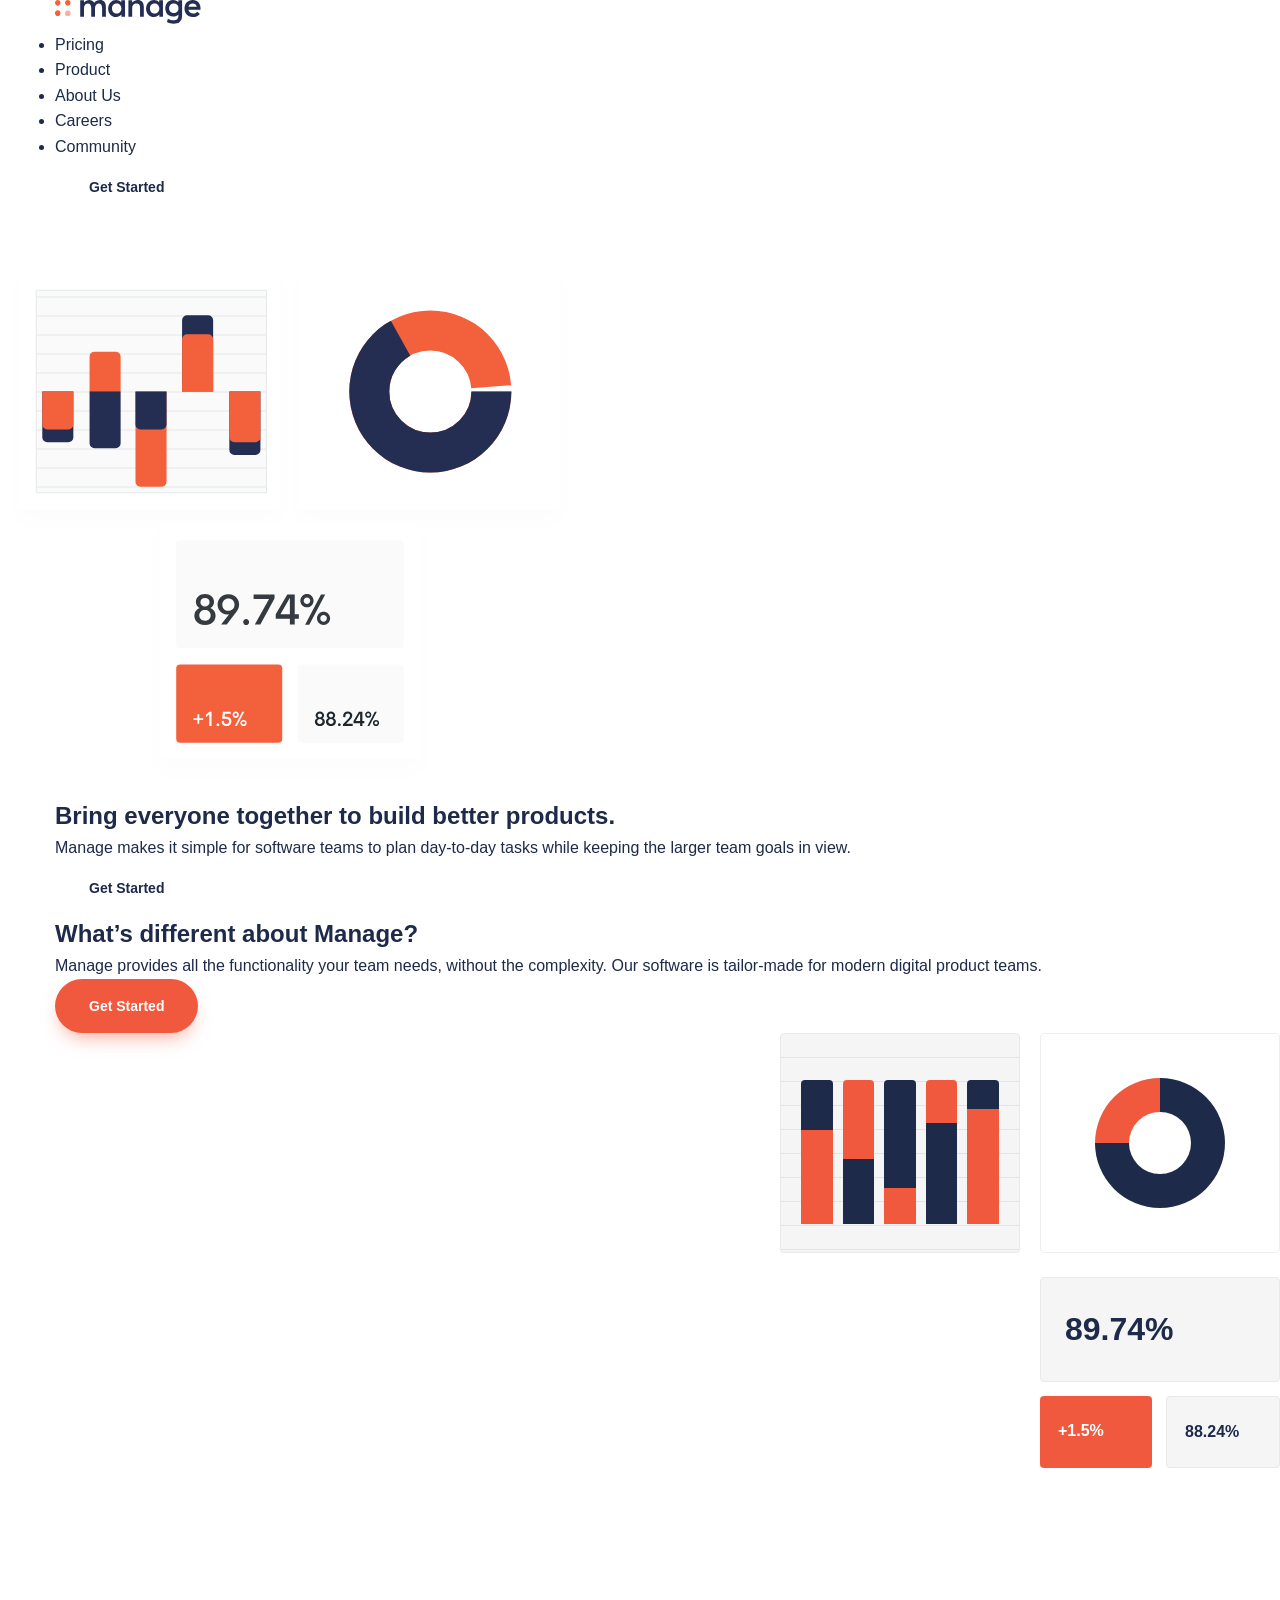
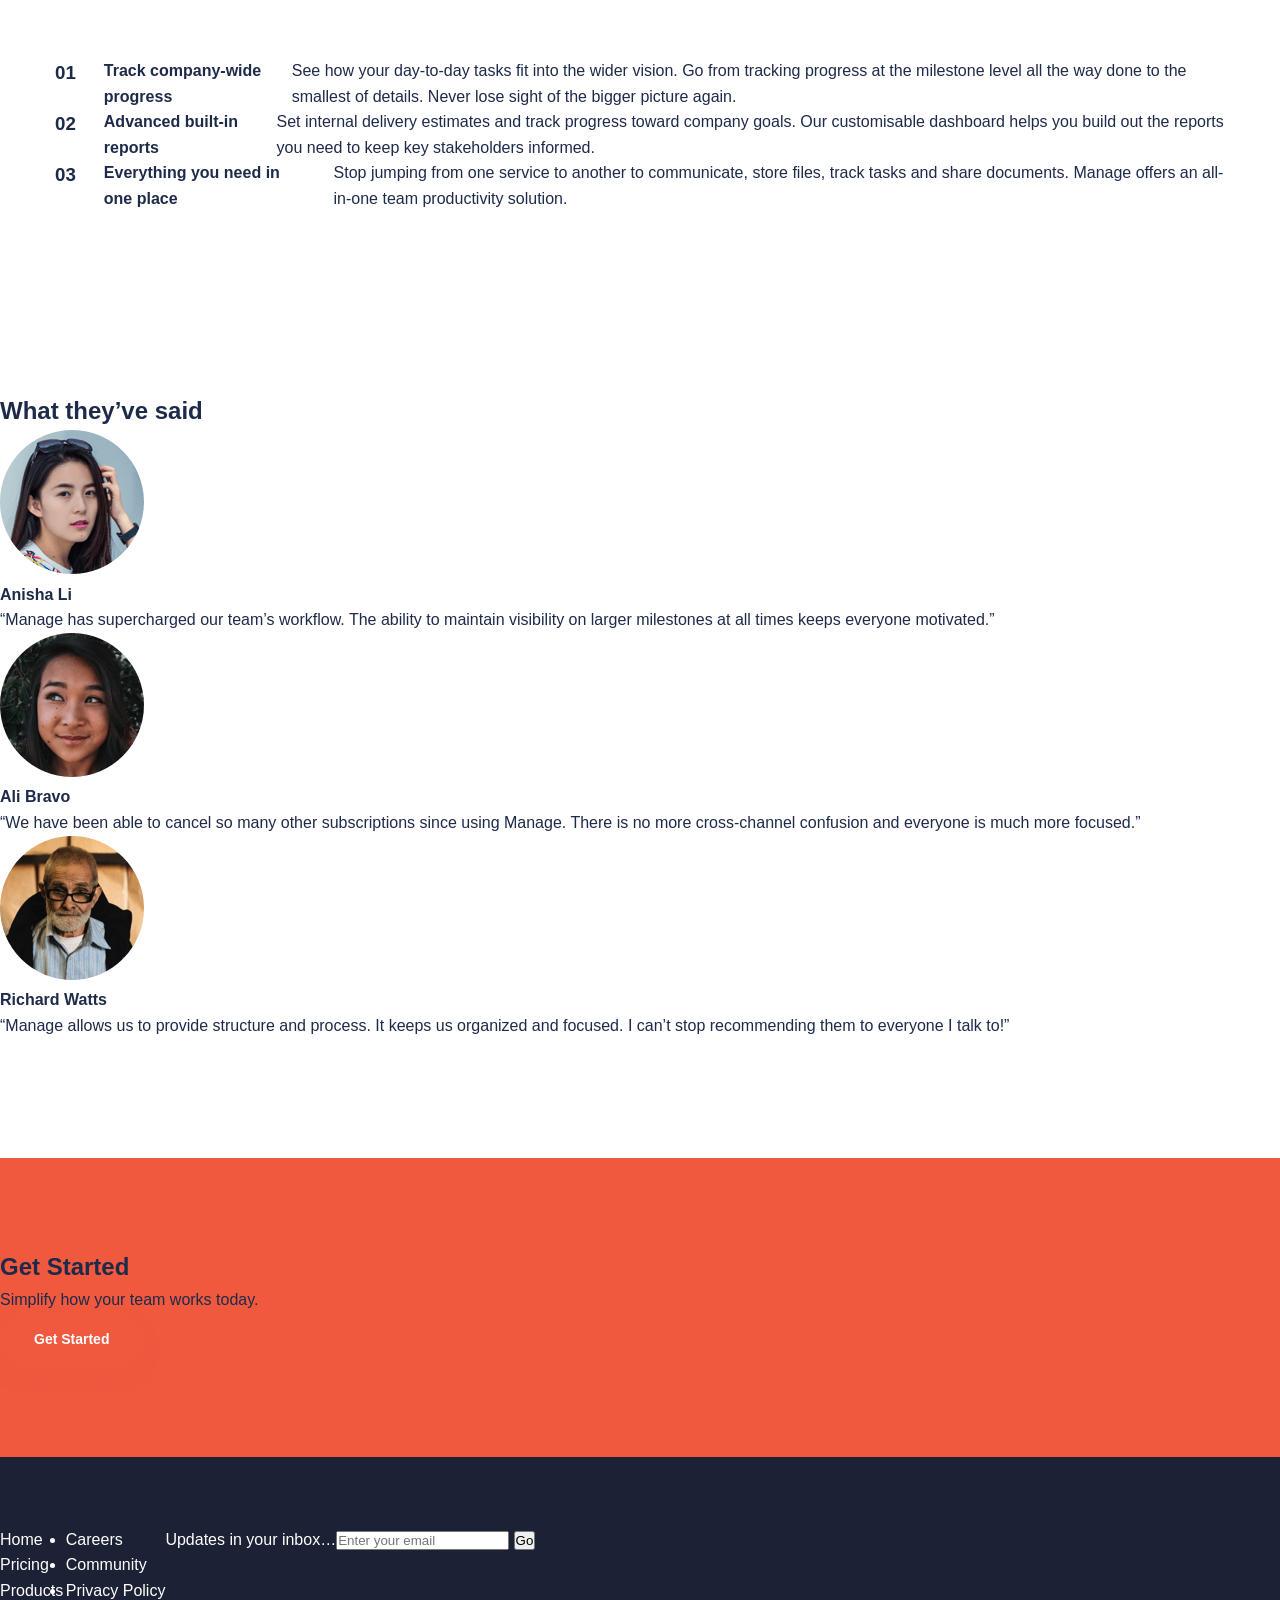
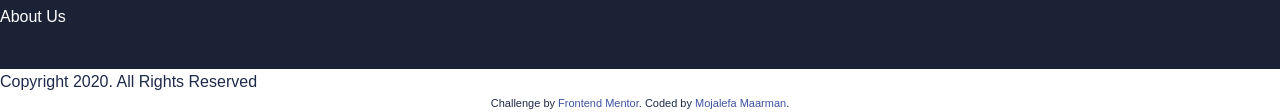
<file: manage-landing-page-master (1)/manage-landing-page-master/index.html>
<!DOCTYPE html>
<html lang="en">
<head>
  <meta charset="UTF-8">
  <meta name="viewport" content="width=device-width, initial-scale=1.0"> <!-- displays site properly based on user's device -->

  <link rel="icon" type="image/png" sizes="32x32" href="./images/favicon-32x32.png">
  <link rel="stylesheet" href="style.css"/>
  
  <title>Frontend Mentor | Manage landing page</title>

  <!-- Feel free to remove these styles or customise in your own stylesheet 👍 -->
  <style>
    .attribution { font-size: 0.6875rem; text-align: center; }
    .attribution a { color: hsl(228, 45%, 44%); }
  </style>
</head>
<body>

  <header>
    <div class="container header-content">
      <a href="#"><img src="./images/logo.svg" alt="Manage"></a>
      <nav>
        <ul>
          <li><a href="#">Pricing</a></li>
          <li><a href="#">Product</a></li>
          <li><a href="#">About Us</a></li>
          <li><a href="#">Careers</a></li>
          <li><a href="#">Community</a></li>
        </ul>
      </nav>
      <a href="#" class="btn">Get Started</a>
    </div>
  </header>

<section class="hero">
  <div class="hero-image">
    <img src="./images/illustration-intro.svg" alt="Illustration Intro">
  </div>
  <div class="container hero-content">

  <h1>Bring everyone together to build better products.</h1>

  <p>Manage makes it simple for software teams to plan day-to-day 
  tasks while keeping the larger team goals in view.</p>

  <a href="#" class="btn">Get Started</a>

  <h2>What’s different about Manage?</h2>

  <p>Manage provides all the functionality your team needs, without 
  the complexity. Our software is tailor-made for modern digital 
  product teams.</p>

  <a href="#" class="btn btn--primary">Get Started</a>
      </div>
      <div class="hero__graphics">
        <div class="graphics__row">
          <div class="card card--bars">
            <div class="bars">
              <div class="bar"><span class="bar__top bar__top--navy" style="height:35%"></span><span class="bar__bottom bar__bottom--orange" style="height:65%"></span></div>
              <div class="bar"><span class="bar__top bar__top--orange" style="height:55%"></span><span class="bar__bottom bar__bottom--navy" style="height:45%"></span></div>
              <div class="bar"><span class="bar__top bar__top--navy" style="height:75%"></span><span class="bar__bottom bar__bottom--orange" style="height:25%"></span></div>
              <div class="bar"><span class="bar__top bar__top--orange" style="height:30%"></span><span class="bar__bottom bar__bottom--navy" style="height:70%"></span></div>
              <div class="bar"><span class="bar__top bar__top--navy" style="height:20%"></span><span class="bar__bottom bar__bottom--orange" style="height:80%"></span></div>
            </div>
          </div>
          <div class="card card--donut">
            <div class="donut"></div>
          </div>
        </div>
        <div class="stats">
          <div class="stats__main">89.74%</div>
          <div class="stats__row">
            <div class="stats__change">+1.5%</div>
            <div class="stats__secondary">88.24%</div>
          </div>
        </div>
      </div>
    </div>
  </section>

  <section class="features">
    <div class="container features-content">
      <div class="feature">
        <h3>01</h3>
        <h4>Track company-wide progress</h4>
        <p>See how your day-to-day tasks fit into the wider vision. Go from 
        tracking progress at the milestone level all the way done to the 
        smallest of details. Never lose sight of the bigger picture again.</p>
      </div>

      <div class="feature">
        <h3>02</h3>
        <h4>Advanced built-in reports</h4>
        <p>Set internal delivery estimates and track progress toward company 
        goals. Our customisable dashboard helps you build out the reports 
        you need to keep key stakeholders informed.</p>
      </div>

      <div class="feature">
        <h3>03</h3>
        <h4>Everything you need in one place</h4>
        <p>Stop jumping from one service to another to communicate, store files, 
  track tasks and share documents. Manage offers an all-in-one team 
  productivity solution.</p>
      </div>
    </div>
  </section>

  <section class="testimonials">
    <h2>What they’ve said</h2>
    <img src="images/avatar-anisha.png"/>
  <h4>Anisha Li</h4>
  <p>“Manage has supercharged our team’s workflow. The ability to maintain 
  visibility on larger milestones at all times keeps everyone motivated.”</p>

  <img src="images/avatar-ali.png"/>
  <h4>Ali Bravo</h4>
  <p>“We have been able to cancel so many other subscriptions since using 
  Manage. There is no more cross-channel confusion and everyone is much 
  more focused.”</p>

  <img src="images/avatar-richard.png"/>
  <h4>Richard Watts</h4>
  <p>“Manage allows us to provide structure and process. It keeps us organized 
  and focused. I can’t stop recommending them to everyone I talk to!”</p>
  </section>

  <section class="cta">
    <h2>Get Started</h2>
    <p>Simplify how your team works today.</p>
    <a href="#" class="btn btn--primary">Get Started</a>
  </section>

  <section class="footer">
  <nav class="footer-nav">
    <ul>
      <li><a href="#">Home</a></li>
      <li><a href="#">Pricing</a></li>
      <li><a href="#">Products</a></li>
      <li><a href="#">About Us</a></li>
    </ul>
  </nav>
  <nav class="footer-nav">
    <ul>
      <li><a href="#">Careers</a></li>
      <li><a href="#">Community</a></li>
      <li><a href="#">Privacy Policy</a></li>
    </ul>
  </nav>
  <p>Updates in your inbox…</p>
  <form action="#">
    <input type="email" placeholder="Enter your email" required>
    <button type="submit">Go</button>
  </form>
  </section>

  Copyright 2020. All Rights Reserved

  
  <footer class="attribution">
    Challenge by <a href="https://www.frontendmentor.io?ref=challenge">Frontend Mentor</a>. 
    Coded by <a href="#">Mojalefa Maarman</a>.
  </footer>
</body>
</html>
</file>
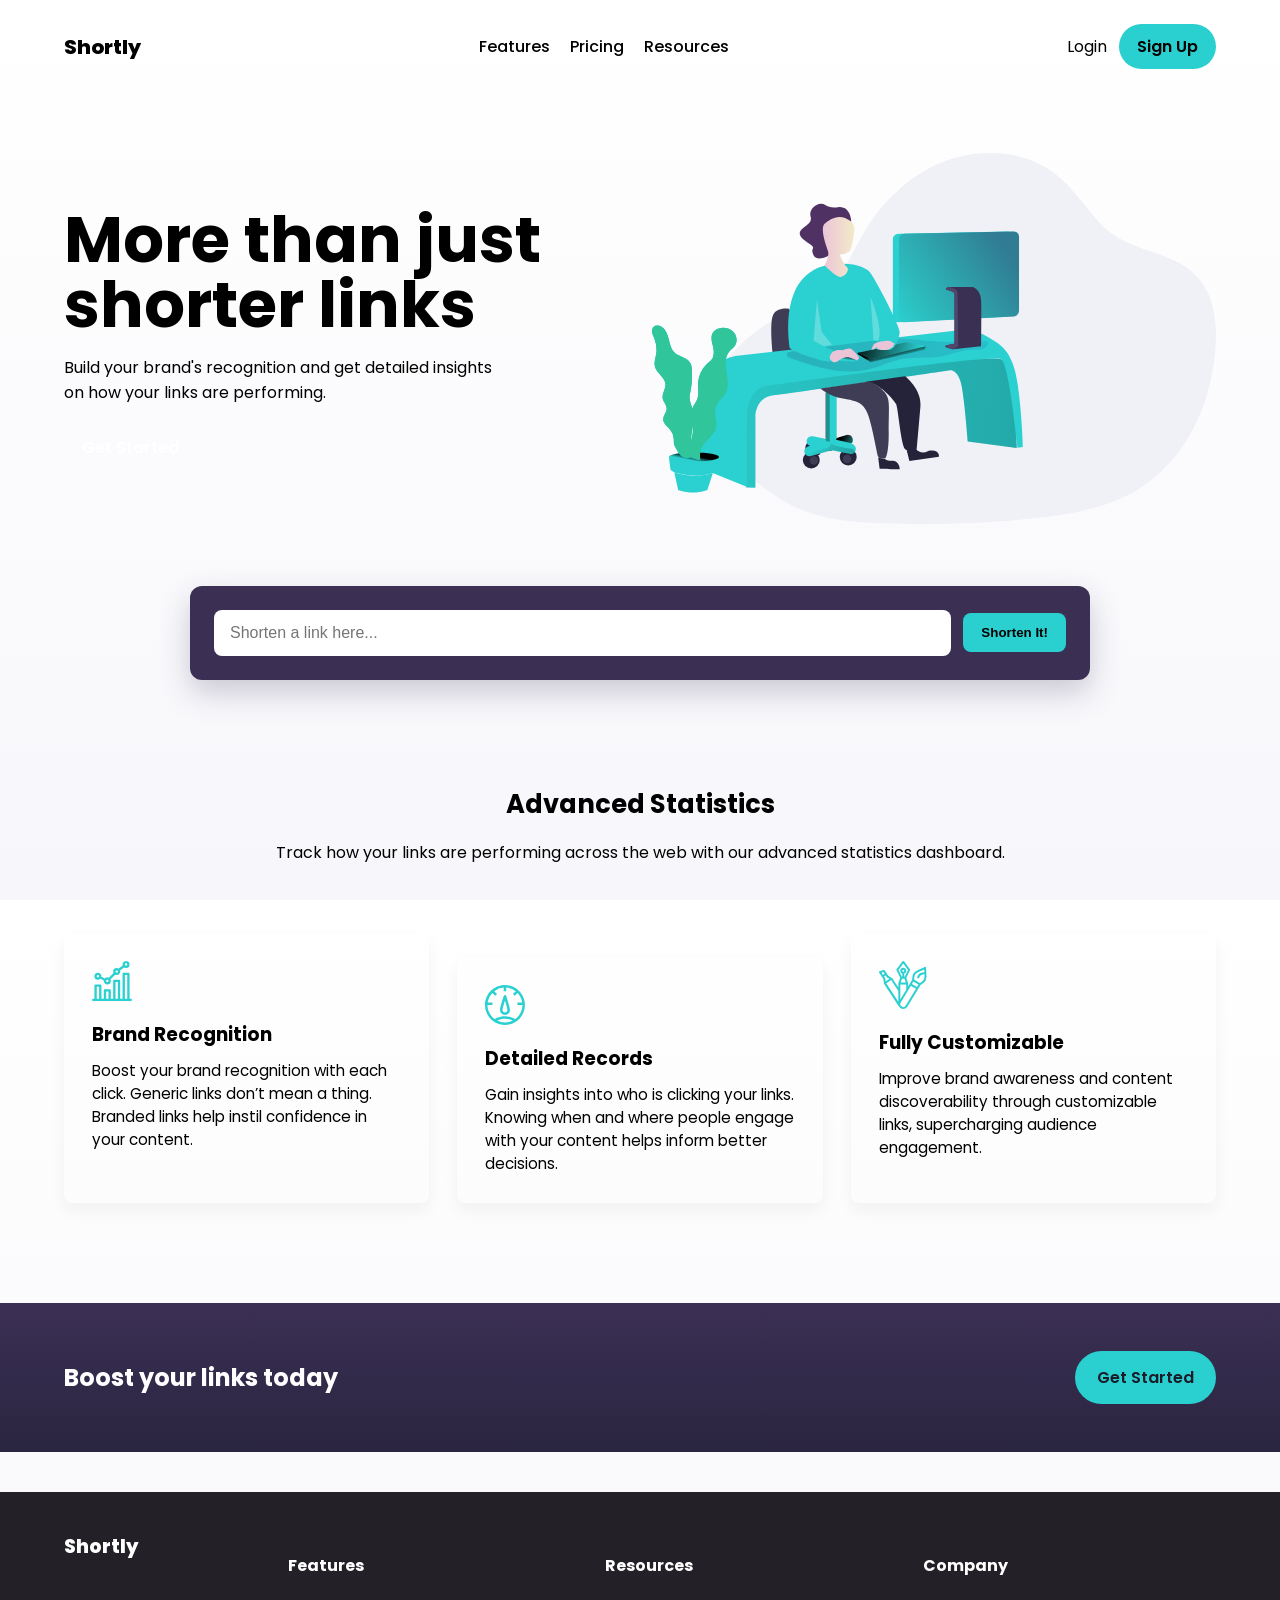
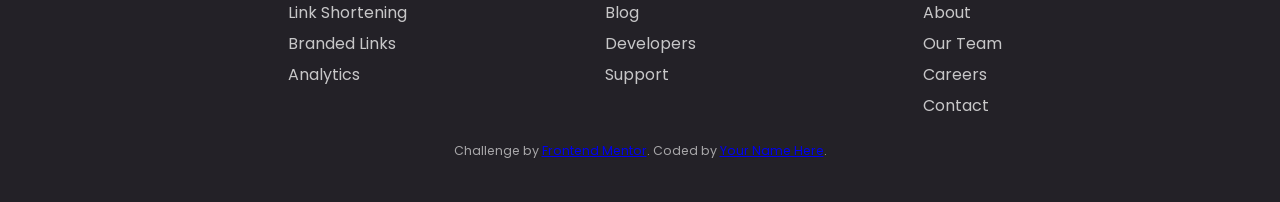
<file: url-shortening-api-master/url-shortening-api-master/index.html>
<!doctype html>
<html>
  <head>
    <meta charset="utf-8" />
    <meta name="viewport" content="width=device-width,initial-scale=1" />
    <title>Shortly — URL Shortening</title>

    <link rel="icon" href="./images/favicon-32x32.png" sizes="32x32" />
    <link
      href="https://fonts.googleapis.com/css2?family=Poppins:wght@300;400;600;800&display=swap"
      rel="stylesheet"
    />
    <link rel="stylesheet" href="style.css" />
  </head>
  <body>
    <header class="site-header">
      <div class="container header-inner">
        <a class="logo" href="#">Shortly</a>
        <nav class="main-nav">
          <a href="#">Features</a>
          <a href="#">Pricing</a>
          <a href="#">Resources</a>
        </nav>
        <div class="auth">
          <a class="login" href="#">Login</a>
          <a class="btn signup" href="#">Sign Up</a>
        </div>
      </div>
    </header>

    <main>
      <section class="hero">
        <div class="container hero-grid">
          <div class="hero-copy">
            <h1>More than just shorter links</h1>
            <p>
              Build your brand's recognition and get detailed insights on how
              your links are performing.
            </p>
            <a class="btn primary" href="#">Get Started</a>
          </div>
          <div class="hero-art">
            <img
              src="./images/illustration-working.svg"
              alt="person working illustration"
            />
          </div>
        </div>

        <div class="shorten-panel container">
          <form
            class="shorten-form"
            action="#"
            method="GET"
            onsubmit="return false;"
          >
            <input
              aria-label="Shorten a link"
              type="url"
              placeholder="Shorten a link here..."
              required
            />
            <button class="btn accent" type="submit">Shorten It!</button>
          </form>
        </div>
      </section>

      <section class="stats container">
        <h2>Advanced Statistics</h2>
        <p class="muted">
          Track how your links are performing across the web with our advanced
          statistics dashboard.
        </p>

        <div class="cards">
          <article class="card">
            <div>
              <img id="brand-recognition-icon" src="./images/icon-brand-recognition.svg" alt="brand recognition icon" />
            </div>
            <h3>Brand Recognition</h3>
            <p>
              Boost your brand recognition with each click. Generic links don’t
              mean a thing. Branded links help instil confidence in your
              content.
            </p>
          </article>

          <article class="card">
            <div>
              <img id="detailed-records-icon" src="./images/icon-detailed-records.svg" alt="detailed records icon" />
            </div>
            <h3>Detailed Records</h3>
            <p>
              Gain insights into who is clicking your links. Knowing when and
              where people engage with your content helps inform better
              decisions.
            </p>
          </article>

          <article class="card">
            <div>
              <img id="fully-customizable-icon" src="./images/icon-fully-customizable.svg" alt="fully customizable icon" />
            </div>
            <h3>Fully Customizable</h3>
            <p>
              Improve brand awareness and content discoverability through
              customizable links, supercharging audience engagement.
            </p>
          </article>
        </div>
      </section>

      <section class="cta">
        <div class="container cta-inner">
          <h2>Boost your links today</h2>
          <a class="btn primary" href="#">Get Started</a>
        </div>
      </section>
    </main>

    <footer class="site-footer">
      <div class="container footer-grid">
        <div class="footer-brand">Shortly</div>

        <div class="footer-col">
          <h4>Features</h4>
          <a href="#">Link Shortening</a>
          <a href="#">Branded Links</a>
          <a href="#">Analytics</a>
        </div>

        <div class="footer-col">
          <h4>Resources</h4>
          <a href="#">Blog</a>
          <a href="#">Developers</a>
          <a href="#">Support</a>
        </div>

        <div class="footer-col">
          <h4>Company</h4>
          <a href="#">About</a>
          <a href="#">Our Team</a>
          <a href="#">Careers</a>
          <a href="#">Contact</a>
        </div>
      </div>

      <div class="attribution">
        Challenge by
        <a href="https://www.frontendmentor.io?ref=challenge">Frontend Mentor</a
        >. Coded by <a href="#">Your Name Here</a>.
      </div>
    </footer>
  </body>
</html>
</file>
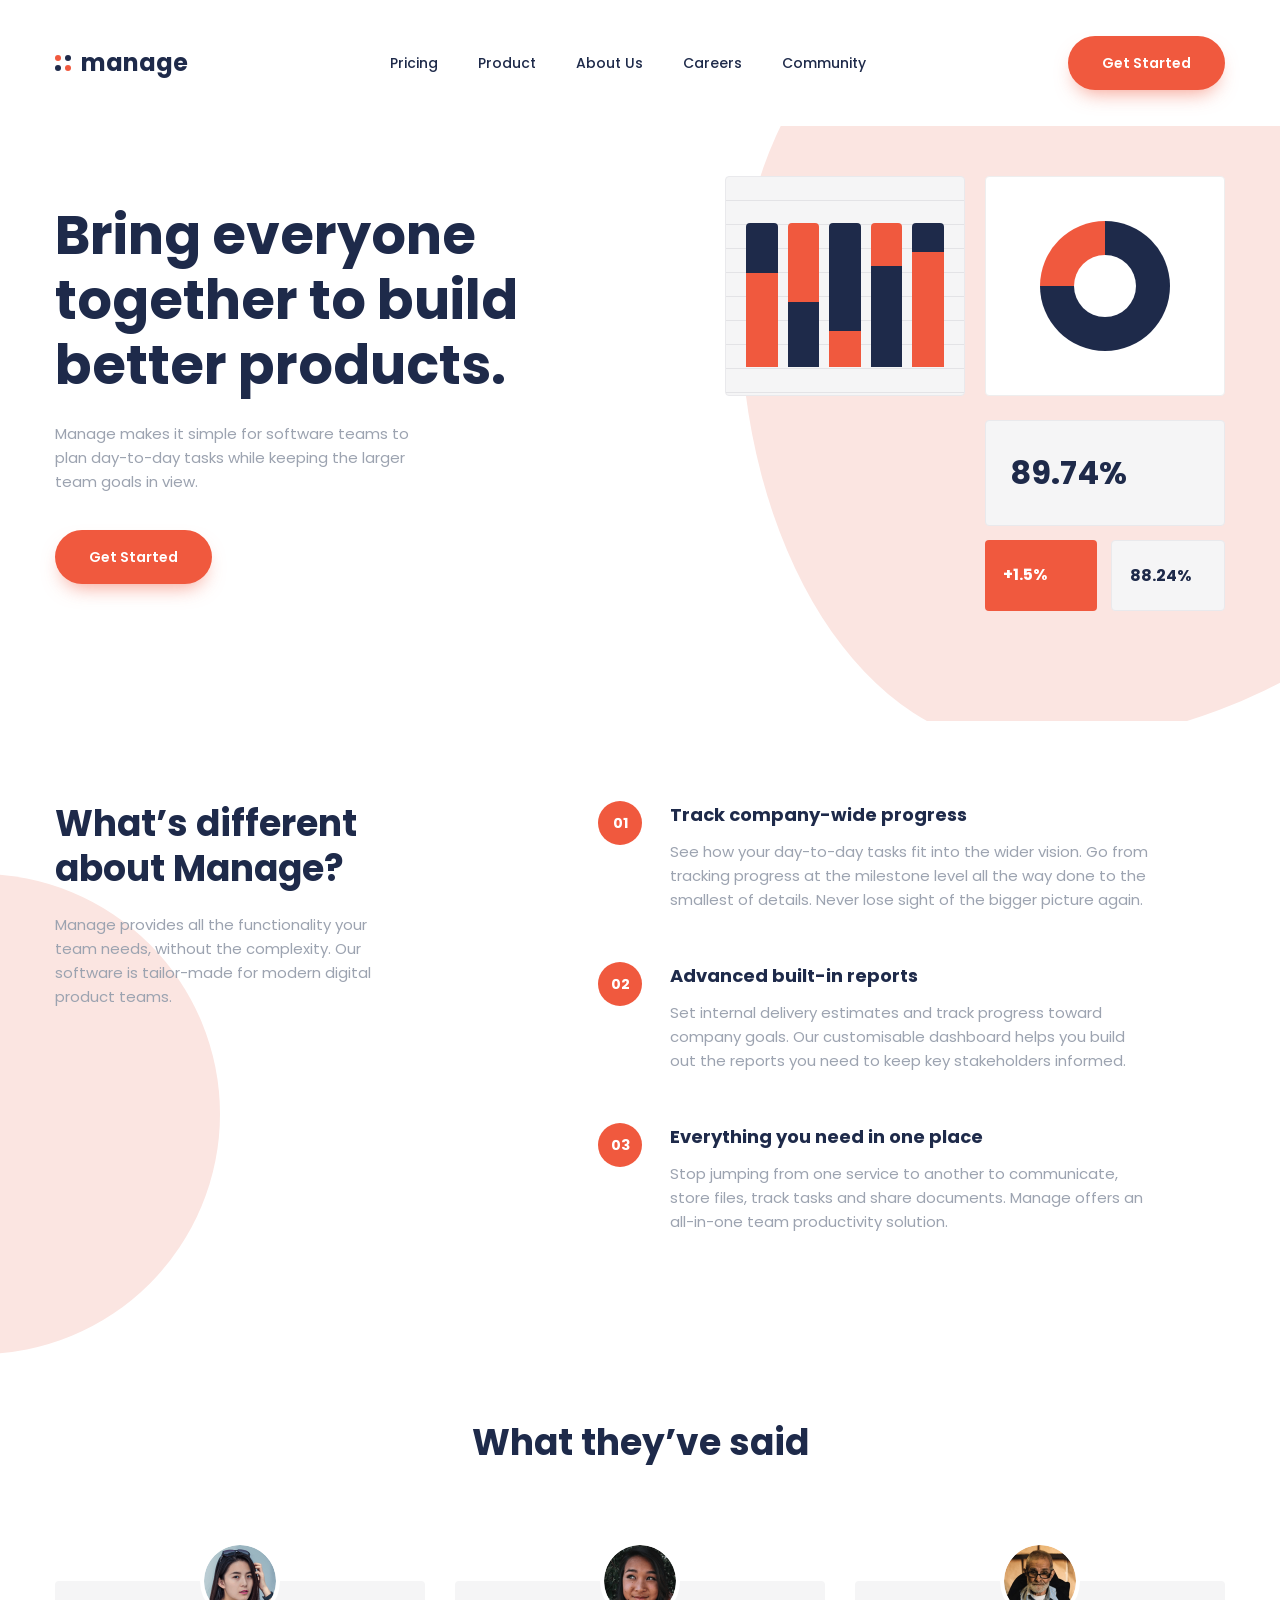
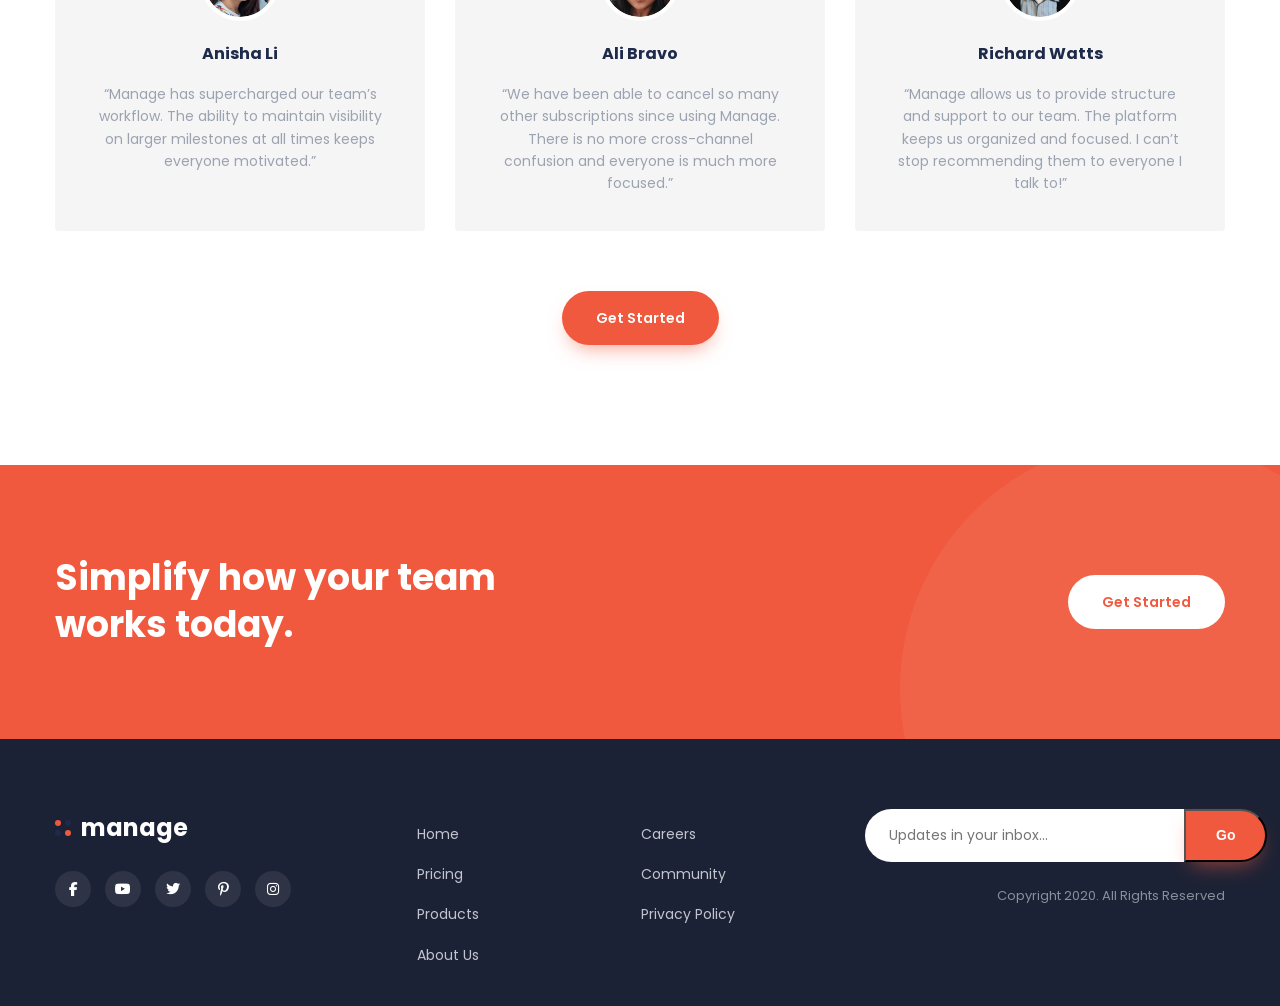
<file: manage-landing-page-master (1)/manage-landing-page-master/index2.html>
<!DOCTYPE html>
<html lang="en">
<head>
<meta charset="UTF-8">
<meta name="viewport" content="width=device-width, initial-scale=1.0">
<title>Manage</title>
<link rel="preconnect" href="https://fonts.googleapis.com">
<link rel="preconnect" href="https://fonts.gstatic.com" crossorigin>
<link href="https://fonts.googleapis.com/css2?family=Poppins:wght@400;500;600;700&display=swap" rel="stylesheet">
<link rel="stylesheet" href="styles.css">
</head>
<body>

  <!-- Header -->
  <header class="header">
    <div class="container header__inner">
      <a href="#" class="logo">
        <span class="logo__icon">
          <span></span><span></span><span></span><span></span>
        </span>
        manage
      </a>
      <nav class="nav">
        <a href="#">Pricing</a>
        <a href="#">Product</a>
        <a href="#">About Us</a>
        <a href="#">Careers</a>
        <a href="#">Community</a>
      </nav>
      <a href="#" class="btn btn--primary">Get Started</a>
    </div>
  </header>

  <!-- Hero -->
  <section class="hero">
    <div class="hero__shape"></div>
    <div class="container hero__inner">
      <div class="hero__content">
        <h1>Bring everyone together to build better products.</h1>
        <p>Manage makes it simple for software teams to plan day-to-day tasks while keeping the larger team goals in view.</p>
        <a href="#" class="btn btn--primary">Get Started</a>
      </div>
      <div class="hero__graphics">
        <div class="graphics__row">
          <div class="card card--bars">
            <div class="bars">
              <div class="bar"><span class="bar__top bar__top--navy" style="height:35%"></span><span class="bar__bottom bar__bottom--orange" style="height:65%"></span></div>
              <div class="bar"><span class="bar__top bar__top--orange" style="height:55%"></span><span class="bar__bottom bar__bottom--navy" style="height:45%"></span></div>
              <div class="bar"><span class="bar__top bar__top--navy" style="height:75%"></span><span class="bar__bottom bar__bottom--orange" style="height:25%"></span></div>
              <div class="bar"><span class="bar__top bar__top--orange" style="height:30%"></span><span class="bar__bottom bar__bottom--navy" style="height:70%"></span></div>
              <div class="bar"><span class="bar__top bar__top--navy" style="height:20%"></span><span class="bar__bottom bar__bottom--orange" style="height:80%"></span></div>
            </div>
          </div>
          <div class="card card--donut">
            <div class="donut"></div>
          </div>
        </div>
        <div class="stats">
          <div class="stats__main">89.74%</div>
          <div class="stats__row">
            <div class="stats__change">+1.5%</div>
            <div class="stats__secondary">88.24%</div>
          </div>
        </div>
      </div>
    </div>
  </section>

  <!-- Features -->
  <section class="features">
    <div class="features__shape"></div>
    <div class="container features__inner">
      <div class="features__left">
        <h2>What&rsquo;s different about Manage?</h2>
        <p>Manage provides all the functionality your team needs, without the complexity. Our software is tailor-made for modern digital product teams.</p>
      </div>
      <div class="features__right">
        <div class="feature">
          <div class="feature__number">01</div>
          <div class="feature__text">
            <h3>Track company-wide progress</h3>
            <p>See how your day-to-day tasks fit into the wider vision. Go from tracking progress at the milestone level all the way done to the smallest of details. Never lose sight of the bigger picture again.</p>
          </div>
        </div>
        <div class="feature">
          <div class="feature__number">02</div>
          <div class="feature__text">
            <h3>Advanced built-in reports</h3>
            <p>Set internal delivery estimates and track progress toward company goals. Our customisable dashboard helps you build out the reports you need to keep key stakeholders informed.</p>
          </div>
        </div>
        <div class="feature">
          <div class="feature__number">03</div>
          <div class="feature__text">
            <h3>Everything you need in one place</h3>
            <p>Stop jumping from one service to another to communicate, store files, track tasks and share documents. Manage offers an all-in-one team productivity solution.</p>
          </div>
        </div>
      </div>
    </div>
  </section>

  <!-- Testimonials -->
  <section class="testimonials">
    <div class="container">
      <h2 class="testimonials__title">What they&rsquo;ve said</h2>
      <div class="testimonials__grid">
        <div class="testimonial">
          <img class="testimonial__avatar" src="images/avatar-anisha.png" alt="Anisha Li">
          <h4>Anisha Li</h4>
          <p>&ldquo;Manage has supercharged our team&rsquo;s workflow. The ability to maintain visibility on larger milestones at all times keeps everyone motivated.&rdquo;</p>
        </div>
        <div class="testimonial">
          <img class="testimonial__avatar" src="images/avatar-ali.png" alt="Ali Bravo">
          <h4>Ali Bravo</h4>
          <p>&ldquo;We have been able to cancel so many other subscriptions since using Manage. There is no more cross-channel confusion and everyone is much more focused.&rdquo;</p>
        </div>
        <div class="testimonial">
          <img class="testimonial__avatar" src="images/avatar-richard.png" alt="Richard Watts">
          <h4>Richard Watts</h4>
          <p>&ldquo;Manage allows us to provide structure and support to our team. The platform keeps us organized and focused. I can&rsquo;t stop recommending them to everyone I talk to!&rdquo;</p>
        </div>
      </div>
      <div class="testimonials__cta">
        <a href="#" class="btn btn--primary">Get Started</a>
      </div>
    </div>
  </section>

  <!-- CTA Banner -->
  <section class="cta">
    <div class="cta__shape"></div>
    <div class="container cta__inner">
      <h2>Simplify how your team works today.</h2>
      <a href="#" class="btn btn--light">Get Started</a>
    </div>
  </section>

  <!-- Footer -->
  <footer class="footer">
    <div class="container footer__inner">
      <div class="footer__brand">
        <a href="#" class="logo logo--footer">
          <span class="logo__icon">
            <span></span><span></span><span></span><span></span>
          </span>
          manage
        </a>
        <div class="footer__socials">
          <a href="#" aria-label="Facebook"><i class="fa-brands fa-facebook-f"></i></a>
          <a href="#" aria-label="YouTube"><i class="fa-brands fa-youtube"></i></a>
          <a href="#" aria-label="Twitter"><i class="fa-brands fa-twitter"></i></a>
          <a href="#" aria-label="Pinterest"><i class="fa-brands fa-pinterest-p"></i></a>
          <a href="#" aria-label="Instagram"><i class="fa-brands fa-instagram"></i></a>
        </div>
      </div>
      <div class="footer__links">
        <a href="#">Home</a>
        <a href="#">Pricing</a>
        <a href="#">Products</a>
        <a href="#">About Us</a>
      </div>
      <div class="footer__links">
        <a href="#">Careers</a>
        <a href="#">Community</a>
        <a href="#">Privacy Policy</a>
      </div>
      <div class="footer__newsletter">
        <form class="footer__form">
          <input type="email" placeholder="Updates in your inbox...">
          <button type="submit" class="btn btn--primary">Go</button>
        </form>
        <p class="footer__copyright">Copyright 2020. All Rights Reserved</p>
      </div>
    </div>
  </footer>

  <link rel="stylesheet" href="https://cdnjs.cloudflare.com/ajax/libs/font-awesome/6.5.1/css/all.min.css">
</body>
</html>
</file>
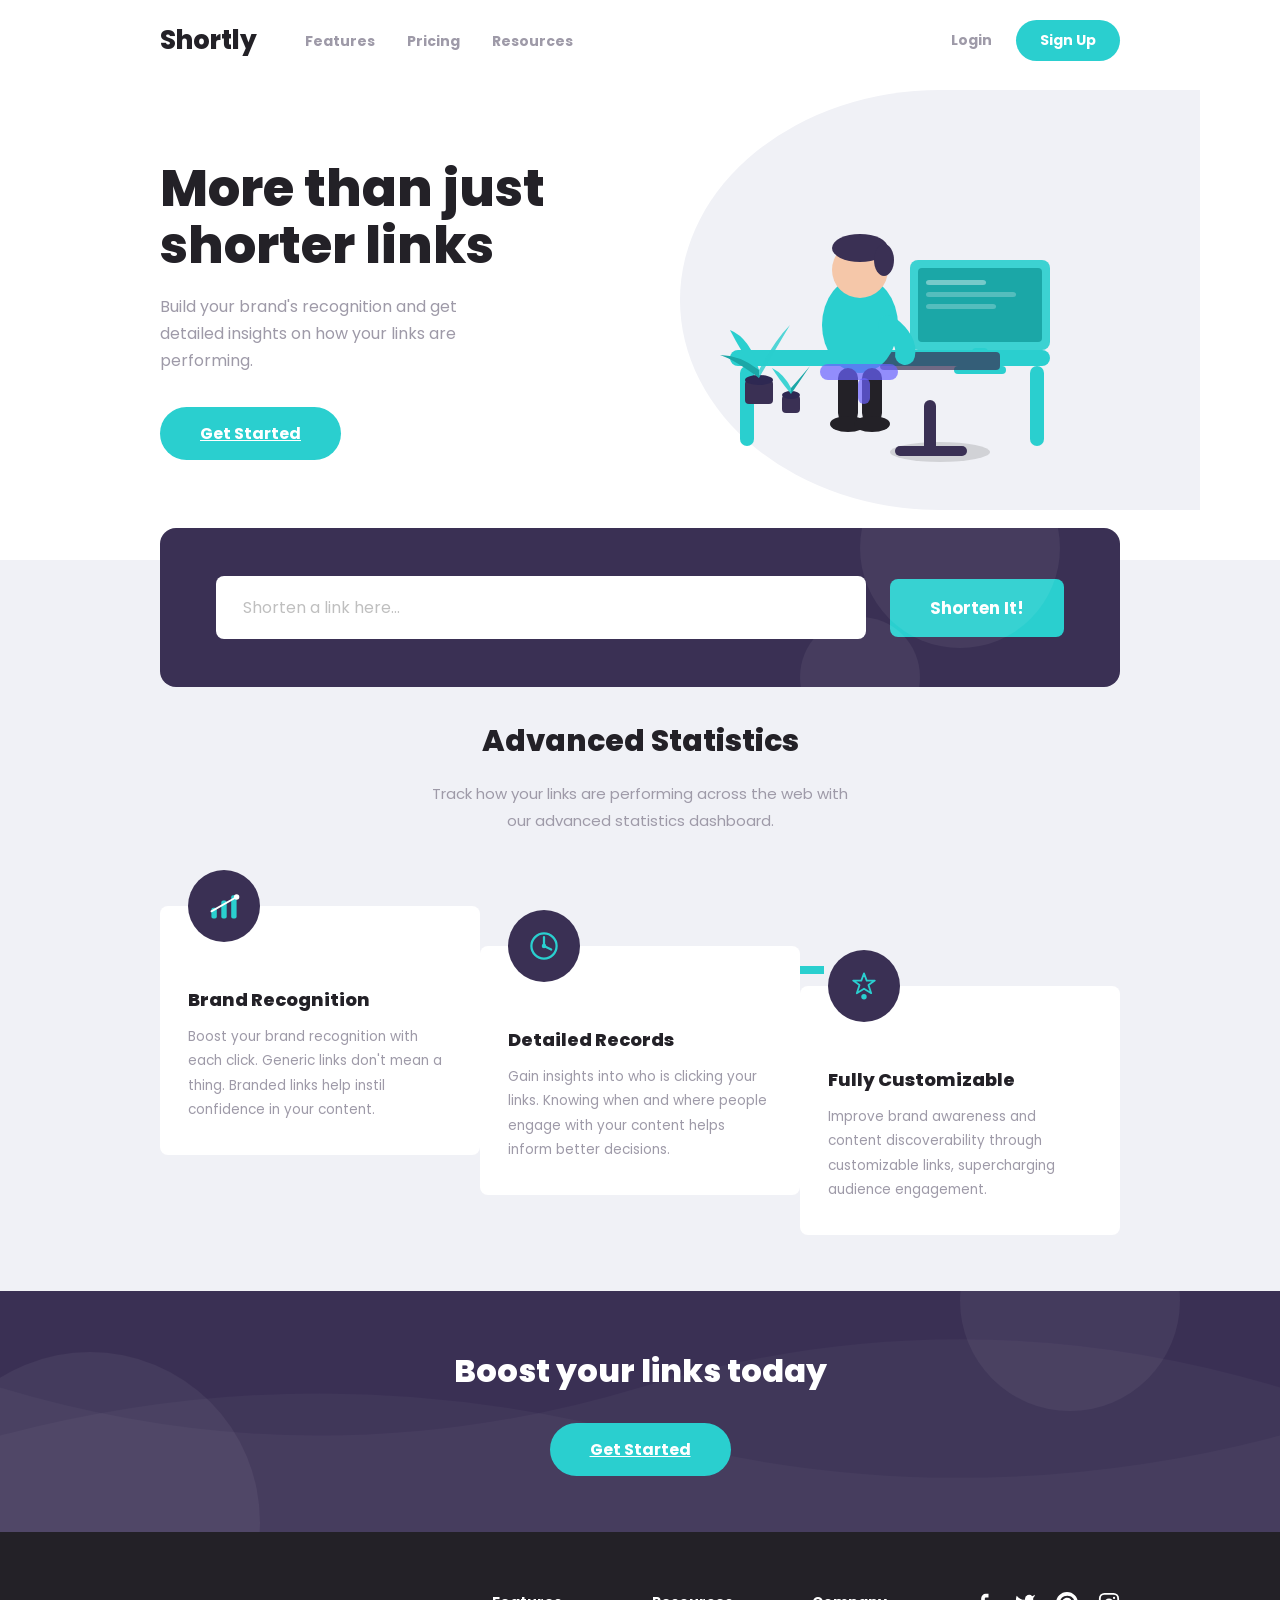
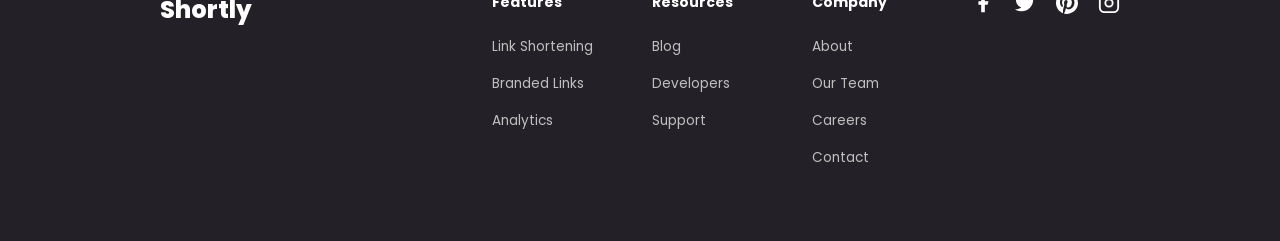
<file: url-shortening-api-master/url-shortening-api-master/index2.html>
<!DOCTYPE html>
<html lang="en">
<head>
  <meta charset="UTF-8" />
  <meta name="viewport" content="width=device-width, initial-scale=1.0"/>
  <title>Shortly – More than just shorter links</title>
  <link rel="stylesheet" href="style2.css"/>
</head>
<body>

<!-- ─── NAV ─────────────────────────────────────────────────── -->
<nav>
  <a href="#" class="nav-logo">Shortly</a>
  <ul class="nav-links">
    <li><a href="#">Features</a></li>
    <li><a href="#">Pricing</a></li>
    <li><a href="#">Resources</a></li>
  </ul>
  <div class="nav-auth">
    <a href="#" class="nav-login">Login</a>
    <a href="#" class="btn btn-cyan">Sign Up</a>
  </div>
</nav>

<!-- ─── HERO ─────────────────────────────────────────────────── -->
<section class="hero">
  <div class="hero-text">
    <h1>More than just<br>shorter links</h1>
    <p>Build your brand's recognition and get detailed insights on how your links are performing.</p>
    <a href="#" class="btn btn-cyan-pill">Get Started</a>
  </div>
  <div class="hero-img">
    <div class="hero-bg-circle"></div>
    <!-- Inline SVG illustration of person at desk -->
    <svg class="hero-illustration" viewBox="0 0 480 360" xmlns="http://www.w3.org/2000/svg">
      <!-- desk -->
      <rect x="90" y="220" width="320" height="16" rx="8" fill="#2acfcf"/>
      <rect x="100" y="236" width="14" height="80" rx="7" fill="#2acfcf"/>
      <rect x="390" y="236" width="14" height="80" rx="7" fill="#2acfcf"/>
      <!-- chair base -->
      <ellipse cx="300" cy="322" rx="50" ry="10" fill="#232127" opacity=".15"/>
      <rect x="284" y="270" width="12" height="52" rx="6" fill="#3a3054"/>
      <rect x="255" y="316" width="72" height="10" rx="5" fill="#3a3054"/>
      <!-- monitor -->
      <rect x="270" y="130" width="140" height="90" rx="8" fill="#2acfcf" opacity=".9"/>
      <rect x="278" y="138" width="124" height="74" rx="4" fill="#1ba7a7"/>
      <!-- screen lines -->
      <rect x="286" y="150" width="60" height="5" rx="3" fill="rgba(255,255,255,.4)"/>
      <rect x="286" y="162" width="90" height="5" rx="3" fill="rgba(255,255,255,.25)"/>
      <rect x="286" y="174" width="70" height="5" rx="3" fill="rgba(255,255,255,.25)"/>
      <!-- monitor stand -->
      <rect x="332" y="218" width="16" height="20" rx="4" fill="#2acfcf"/>
      <rect x="314" y="236" width="52" height="8" rx="4" fill="#2acfcf"/>
      <!-- keyboard -->
      <rect x="240" y="222" width="120" height="18" rx="4" fill="#3a3054" opacity=".7"/>
      <!-- person body -->
      <ellipse cx="220" cy="195" rx="38" ry="48" fill="#2acfcf"/>
      <!-- person head -->
      <circle cx="220" cy="140" r="28" fill="#f5c7a9"/>
      <!-- hair -->
      <ellipse cx="220" cy="118" rx="28" ry="14" fill="#3a3054"/>
      <ellipse cx="244" cy="130" rx="10" ry="16" fill="#3a3054"/>
      <!-- arm reaching to keyboard -->
      <path d="M248 195 Q268 210 265 225" stroke="#2acfcf" stroke-width="20" stroke-linecap="round" fill="none"/>
      <!-- legs -->
      <rect x="198" y="238" width="20" height="55" rx="10" fill="#232127"/>
      <rect x="222" y="238" width="20" height="55" rx="10" fill="#232127"/>
      <!-- shoes -->
      <ellipse cx="208" cy="294" rx="18" ry="8" fill="#232127"/>
      <ellipse cx="232" cy="294" rx="18" ry="8" fill="#232127"/>
      <!-- chair seat -->
      <rect x="180" y="234" width="78" height="16" rx="8" fill="#6c63ff" opacity=".7"/>
      <rect x="218" y="248" width="12" height="26" rx="6" fill="#6c63ff" opacity=".7"/>
      <!-- plant pots -->
      <!-- big plant -->
      <rect x="105" y="250" width="28" height="24" rx="4" fill="#3a3054"/>
      <ellipse cx="119" cy="250" rx="14" ry="5" fill="#2e2852"/>
      <!-- leaves big -->
      <path d="M119 248 Q100 220 90 200 Q110 208 119 240" fill="#2acfcf"/>
      <path d="M119 248 Q138 215 150 195 Q135 210 119 240" fill="#2acfcf" opacity=".8"/>
      <path d="M119 248 Q95 230 80 225 Q100 225 119 240" fill="#1ba7a7"/>
      <!-- small plant -->
      <rect x="142" y="265" width="18" height="18" rx="4" fill="#3a3054"/>
      <ellipse cx="151" cy="265" rx="9" ry="4" fill="#2e2852"/>
      <path d="M151 264 Q138 248 132 238 Q144 244 151 258" fill="#2acfcf" opacity=".9"/>
      <path d="M151 264 Q164 245 170 236 Q160 248 151 258" fill="#1ba7a7"/>
    </svg>
  </div>
</section>

<!-- ─── SHORTEN BAR ─────────────────────────────────────────── -->
<section class="shorten-section">
  <div class="shorten-bar">
    <input class="shorten-input" type="text" placeholder="Shorten a link here..."/>
    <button class="btn-shorten">Shorten It!</button>
  </div>

  <!-- ─── STATS ──────────────────────────────────────────────── -->
  <div class="stats-section" style="padding:0;margin-top:0;">
    <h2>Advanced Statistics</h2>
    <p>Track how your links are performing across the web with our advanced statistics dashboard.</p>

    <div class="cards-row">
      <!-- Card 1 -->
      <div class="card">
        <div class="card-icon">
          <svg viewBox="0 0 40 40" fill="none" xmlns="http://www.w3.org/2000/svg">
            <rect x="6" y="22" width="6" height="12" rx="2" fill="#2acfcf"/>
            <rect x="17" y="14" width="6" height="20" rx="2" fill="#2acfcf"/>
            <rect x="28" y="8" width="6" height="26" rx="2" fill="#2acfcf"/>
            <path d="M6 26 L34 10" stroke="white" stroke-width="2" stroke-linecap="round"/>
            <circle cx="34" cy="10" r="3" fill="white"/>
          </svg>
        </div>
        <h3>Brand Recognition</h3>
        <p>Boost your brand recognition with each click. Generic links don't mean a thing. Branded links help instil confidence in your content.</p>
      </div>

      <!-- Card 2 -->
      <div class="card">
        <div class="card-icon">
          <svg viewBox="0 0 40 40" fill="none" xmlns="http://www.w3.org/2000/svg">
            <circle cx="20" cy="20" r="14" stroke="#2acfcf" stroke-width="2.5"/>
            <path d="M20 10 L20 20 L28 24" stroke="#2acfcf" stroke-width="2.5" stroke-linecap="round" stroke-linejoin="round"/>
            <circle cx="20" cy="20" r="2.5" fill="#2acfcf"/>
          </svg>
        </div>
        <h3>Detailed Records</h3>
        <p>Gain insights into who is clicking your links. Knowing when and where people engage with your content helps inform better decisions.</p>
      </div>

      <!-- Card 3 -->
      <div class="card">
        <div class="card-icon">
          <svg viewBox="0 0 40 40" fill="none" xmlns="http://www.w3.org/2000/svg">
            <path d="M20 6 L23 14 L32 14 L25 19 L28 28 L20 23 L12 28 L15 19 L8 14 L17 14 Z" stroke="#2acfcf" stroke-width="2" stroke-linejoin="round" fill="none"/>
            <circle cx="20" cy="32" r="3" fill="#2acfcf"/>
          </svg>
        </div>
        <h3>Fully Customizable</h3>
        <p>Improve brand awareness and content discoverability through customizable links, supercharging audience engagement.</p>
      </div>
    </div>
  </div>
</section>

<!-- ─── CTA BAND ────────────────────────────────────────────── -->
<section class="cta-band">
  <div class="cta-band-waves">
    <svg viewBox="0 0 1440 200" preserveAspectRatio="none" xmlns="http://www.w3.org/2000/svg">
      <path d="M0 80 Q360 160 720 80 Q1080 0 1440 80 L1440 200 L0 200 Z" fill="rgba(255,255,255,.03)"/>
      <path d="M0 120 Q360 50 720 120 Q1080 190 1440 120 L1440 200 L0 200 Z" fill="rgba(255,255,255,.03)"/>
    </svg>
  </div>
  <h2>Boost your links today</h2>
  <a href="#" class="btn btn-cyan-pill">Get Started</a>
</section>

<!-- ─── FOOTER ───────────────────────────────────────────────── -->
<footer>
  <a href="#" class="footer-logo">Shortly</a>

  <div class="footer-col">
    <h4>Features</h4>
    <ul>
      <li><a href="#">Link Shortening</a></li>
      <li><a href="#">Branded Links</a></li>
      <li><a href="#">Analytics</a></li>
    </ul>
  </div>

  <div class="footer-col">
    <h4>Resources</h4>
    <ul>
      <li><a href="#">Blog</a></li>
      <li><a href="#">Developers</a></li>
      <li><a href="#">Support</a></li>
    </ul>
  </div>

  <div class="footer-col">
    <h4>Company</h4>
    <ul>
      <li><a href="#">About</a></li>
      <li><a href="#">Our Team</a></li>
      <li><a href="#">Careers</a></li>
      <li><a href="#">Contact</a></li>
    </ul>
  </div>

  <div class="footer-social">
    <!-- Facebook -->
    <a href="#">
      <svg viewBox="0 0 24 24" xmlns="http://www.w3.org/2000/svg">
        <path d="M18 2h-3a5 5 0 0 0-5 5v3H7v4h3v8h4v-8h3l1-4h-4V7a1 1 0 0 1 1-1h3z"/>
      </svg>
    </a>
    <!-- Twitter -->
    <a href="#">
      <svg viewBox="0 0 24 24" xmlns="http://www.w3.org/2000/svg">
        <path d="M23 3a10.9 10.9 0 0 1-3.14 1.53 4.48 4.48 0 0 0-7.86 3v1A10.66 10.66 0 0 1 3 4s-4 9 5 13a11.64 11.64 0 0 1-7 2c9 5 20 0 20-11.5a4.5 4.5 0 0 0-.08-.83A7.72 7.72 0 0 0 23 3z"/>
      </svg>
    </a>
    <!-- Pinterest -->
    <a href="#">
      <svg viewBox="0 0 24 24" xmlns="http://www.w3.org/2000/svg">
        <path d="M12 0C5.37 0 0 5.37 0 12c0 5.08 3.16 9.42 7.63 11.17-.1-.93-.2-2.37.04-3.39.22-.9 1.47-6.22 1.47-6.22s-.37-.75-.37-1.86c0-1.75 1.01-3.05 2.27-3.05 1.07 0 1.59.8 1.59 1.77 0 1.08-.69 2.7-1.04 4.19-.3 1.25.62 2.27 1.84 2.27 2.2 0 3.9-2.32 3.9-5.67 0-2.96-2.13-5.03-5.17-5.03-3.52 0-5.59 2.64-5.59 5.37 0 1.06.41 2.2.92 2.82.1.12.11.23.08.35-.09.39-.3 1.25-.34 1.42-.05.23-.18.28-.41.17-1.55-.72-2.51-2.99-2.51-4.81 0-3.91 2.84-7.5 8.19-7.5 4.3 0 7.64 3.07 7.64 7.17 0 4.27-2.69 7.71-6.44 7.71-1.26 0-2.44-.65-2.84-1.42l-.77 2.88c-.28 1.08-1.03 2.42-1.53 3.24.76.24 1.56.36 2.39.36C18.63 24 24 18.63 24 12S18.63 0 12 0z"/>
      </svg>
    </a>
    <!-- Instagram -->
    <a href="#">
      <svg viewBox="0 0 24 24" xmlns="http://www.w3.org/2000/svg">
        <rect x="2" y="2" width="20" height="20" rx="5" ry="5" fill="none" stroke="currentColor" stroke-width="2"/>
        <circle cx="12" cy="12" r="4" fill="none" stroke="currentColor" stroke-width="2"/>
        <circle cx="17.5" cy="6.5" r="1.2" fill="currentColor"/>
      </svg>
    </a>
  </div>
</footer>

</body>
</html>
</file>
<file: manage-landing-page-master (1)/manage-landing-page-master/style.css>
/* ===== Reset & Base ===== */
* {
  margin: 0;
  padding: 0;
  box-sizing: border-box;
}

:root {
  --navy: #1e2a4a;
  --orange: #f0593e;
  --orange-light: #fbe5e1;
  --gray-text: #9ca3b0;
  --light-bg: #f5f5f6;
  --dark-bg: #1c2235;
  --white: #ffffff;
}

html {
  scroll-behavior: smooth;
}

body {
  font-family: 'Poppins', sans-serif;
  color: var(--navy);
  line-height: 1.6;
  overflow-x: hidden;
}

.container {
  max-width: 1230px;
  margin: 0 auto;
  padding: 0 30px;
  position: relative;
  z-index: 2;
}

a {
  text-decoration: none;
  color: inherit;
}

h1, h2, h3, h4 {
  font-weight: 700;
}

/* ===== Buttons ===== */
.btn {
  display: inline-block;
  padding: 16px 34px;
  border-radius: 30px;
  font-weight: 600;
  font-size: 14px;
  text-align: center;
  transition: transform 0.15s ease, box-shadow 0.15s ease;
  white-space: nowrap;
}

.btn--primary {
  background-color: var(--orange);
  color: var(--white);
  box-shadow: 0 10px 20px -8px rgba(240, 89, 62, 0.6);
}

.btn--primary:hover {
  transform: translateY(-2px);
  box-shadow: 0 14px 24px -8px rgba(240, 89, 62, 0.7);
}

.btn--light {
  background-color: var(--white);
  color: var(--orange);
}

.btn--light:hover {
  transform: translateY(-2px);
}

/* ===== Header ===== */
.header {
  position: relative;
  z-index: 3;
  padding: 36px 0;
  background-color: var(--white);
}

.header__inner {
  display: flex;
  align-items: center;
  justify-content: space-between;
}

.logo {
  display: flex;
  align-items: center;
  gap: 10px;
  font-size: 24px;
  font-weight: 700;
  color: var(--navy);
}

.logo__icon {
  display: grid;
  grid-template-columns: repeat(2, 6px);
  grid-template-rows: repeat(2, 6px);
  gap: 4px;
}

.logo__icon span {
  width: 6px;
  height: 6px;
  border-radius: 50%;
  background-color: var(--orange);
}

.logo__icon span:nth-child(2),
.logo__icon span:nth-child(3) {
  background-color: var(--navy);
}

.nav {
  display: flex;
  gap: 40px;
  font-size: 14px;
  font-weight: 500;
}

.nav a {
  color: var(--navy);
  transition: color 0.15s ease;
}

.nav a:hover {
  color: var(--orange);
}

/* ===== Hero ===== */
.hero {
  position: relative;
  padding: 50px 0 110px;
  overflow: hidden;
}

.hero__shape {
  position: absolute;
  top: -180px;
  right: -260px;
  width: 800px;
  height: 800px;
  background-color: var(--orange-light);
  border-radius: 38% 62% 65% 35% / 45% 41% 59% 55%;
  z-index: 1;
}

.hero__inner {
  display: grid;
  grid-template-columns: 1fr 1fr;
  gap: 40px;
  align-items: center;
}

.hero__content h1 {
  font-size: 54px;
  line-height: 1.2;
  color: var(--navy);
  margin-bottom: 24px;
  max-width: 480px;
}

.hero__content p {
  font-size: 15px;
  color: var(--gray-text);
  max-width: 380px;
  margin-bottom: 36px;
}

/* Graphics */
.hero__graphics {
  display: flex;
  flex-direction: column;
  align-items: flex-end;
  gap: 24px;
}

.graphics__row {
  display: flex;
  gap: 20px;
  width: 100%;
  justify-content: flex-end;
}

.card {
  border-radius: 4px;
  width: 240px;
  height: 220px;
  padding: 20px;
}

.card--bars {
  background-color: var(--light-bg);
  background-image:
    repeating-linear-gradient(to bottom, transparent 0, transparent 23px, #e3e3e6 23px, #e3e3e6 24px);
  display: flex;
  align-items: flex-end;
  border: 1px solid #e9e9ec;
}

.bars {
  display: flex;
  align-items: flex-end;
  gap: 10px;
  width: 100%;
  height: 100%;
  padding-bottom: 8px;
}

.bar {
  flex: 1;
  display: flex;
  flex-direction: column;
  height: 85%;
  justify-content: flex-end;
}

.bar__top, .bar__bottom {
  width: 100%;
  display: block;
}

.bar__top {
  border-radius: 4px 4px 0 0;
}

.bar__bottom {
  border-radius: 0 0 0 0;
}

.bar__top--navy, .bar__bottom--navy {
  background-color: var(--navy);
}

.bar__top--orange, .bar__bottom--orange {
  background-color: var(--orange);
}

.card--donut {
  background-color: var(--white);
  border: 1px solid #eee;
  display: flex;
  align-items: center;
  justify-content: center;
}

.donut {
  width: 130px;
  height: 130px;
  border-radius: 50%;
  background: conic-gradient(
    var(--navy) 0deg 270deg,
    var(--orange) 270deg 360deg
  );
  position: relative;
}

.donut::after {
  content: '';
  position: absolute;
  top: 50%;
  left: 50%;
  transform: translate(-50%, -50%);
  width: 62px;
  height: 62px;
  border-radius: 50%;
  background-color: var(--white);
}

/* Stats */
.stats {
  width: 240px;
  display: flex;
  flex-direction: column;
  gap: 14px;
}

.stats__main {
  background-color: var(--light-bg);
  border: 1px solid #e9e9ec;
  border-radius: 4px;
  padding: 26px 24px;
  font-size: 32px;
  font-weight: 700;
  color: var(--navy);
}

.stats__row {
  display: flex;
  gap: 14px;
}

.stats__change, .stats__secondary {
  flex: 1;
  border-radius: 4px;
  padding: 22px 18px;
  font-weight: 700;
  font-size: 16px;
}

.stats__change {
  background-color: var(--orange);
  color: var(--white);
}

.stats__secondary {
  background-color: var(--light-bg);
  border: 1px solid #e9e9ec;
  color: var(--navy);
}

/* ===== Features ===== */
.features {
  position: relative;
  padding: 80px 0 120px;
  overflow: hidden;
}

.features__shape {
  position: absolute;
  bottom: 0;
  left: -260px;
  width: 480px;
  height: 480px;
  background-color: var(--orange-light);
  border-radius: 50%;
  z-index: 1;
}

.features__inner {
  display: grid;
  grid-template-columns: 0.85fr 1.15fr;
  gap: 80px;
}

.features__left h2 {
  font-size: 36px;
  line-height: 1.25;
  color: var(--navy);
  margin-bottom: 22px;
  max-width: 360px;
}

.features__left p {
  font-size: 15px;
  color: var(--gray-text);
  max-width: 340px;
}

.features__right {
  display: flex;
  flex-direction: column;
  gap: 50px;
}

.feature {
  display: flex;
  gap: 28px;
}

.feature__number {
  flex-shrink: 0;
  width: 44px;
  height: 44px;
  border-radius: 50%;
  background-color: var(--orange);
  color: var(--white);
  display: flex;
  align-items: center;
  justify-content: center;
  font-weight: 700;
  font-size: 14px;
}

.feature__text h3 {
  font-size: 18px;
  color: var(--navy);
  margin-bottom: 10px;
}

.feature__text p {
  font-size: 15px;
  color: var(--gray-text);
  max-width: 480px;
}

/* ===== Testimonials ===== */
.testimonials {
  padding: 60px 0 120px;
  position: relative;
  z-index: 2;
}

.testimonials__title {
  text-align: center;
  font-size: 36px;
  color: var(--navy);
  margin-bottom: 70px;
}

.testimonials__grid {
  display: grid;
  grid-template-columns: repeat(3, 1fr);
  gap: 30px;
}

.testimonial {
  background-color: var(--light-bg);
  border-radius: 4px;
  padding: 60px 36px 36px;
  text-align: center;
  position: relative;
  margin-top: 40px;
}

.testimonial__avatar {
  width: 80px;
  height: 80px;
  border-radius: 50%;
  object-fit: cover;
  position: absolute;
  top: -40px;
  left: 50%;
  transform: translateX(-50%);
  border: 4px solid var(--white);
}

.testimonial h4 {
  font-size: 16px;
  color: var(--navy);
  margin-bottom: 16px;
}

.testimonial p {
  font-size: 14px;
  color: var(--gray-text);
}

.testimonials__cta {
  text-align: center;
  margin-top: 60px;
}

/* ===== CTA Banner ===== */
.cta {
  background-color: var(--orange);
  position: relative;
  overflow: hidden;
  padding: 90px 0;
}

.cta__shape {
  position: absolute;
  right: -120px;
  bottom: -200px;
  width: 500px;
  height: 500px;
  border-radius: 50%;
  background-color: rgba(255, 255, 255, 0.06);
}

.cta__inner {
  display: flex;
  align-items: center;
  justify-content: space-between;
  gap: 30px;
}

.cta__inner h2 {
  font-size: 36px;
  color: var(--white);
  line-height: 1.3;
  max-width: 480px;
}

/* ===== Footer ===== */
.footer {
  background-color: black;
  color: var(--white);
  padding: 70px 0 40px;
}

.footer__inner {
  background-color: #1c2235;
  display: grid;
  grid-template-columns: 1.4fr 0.8fr 0.8fr 1.4fr;
  gap: 40px;
  align-items: flex-start;
}

.logo--footer {
  color: var(--white);
  margin-bottom: 24px;
}

.footer__socials {
  display: flex;
  gap: 14px;
}

.footer__socials a {
  width: 36px;
  height: 36px;
  border-radius: 50%;
  background-color: rgba(255, 255, 255, 0.08);
  display: flex;
  align-items: center;
  justify-content: center;
  font-size: 14px;
  color: var(--white);
  transition: background-color 0.15s ease;
}

.footer__socials a:hover {
  background-color: var(--orange);
}

.footer__links {
  display: flex;
  flex-direction: column;
  gap: 18px;
  font-size: 14px;
  padding-top: 14px;
}

.footer__links a {
  color: #c2c5cf;
  transition: color 0.15s ease;
}

.footer__links a:hover {
  color: var(--white);
}

.footer__newsletter {
  display: flex;
  flex-direction: column;
  align-items: flex-end;
  gap: 24px;
}

.footer__form {
  display: flex;
  width: 100%;
  max-width: 360px;
}

.footer__form input {
  flex: 1;
  border: none;
  border-radius: 30px 0 0 30px;
  padding: 16px 24px;
  font-family: 'Poppins', sans-serif;
  font-size: 14px;
  outline: none;
}

.footer__form .btn {
  border-radius: 0 30px 30px 0;
  padding: 16px 30px;
}

.footer__copyright {
  font-size: 13px;
  color: #8b8f9c;
}

/* ===== Responsive ===== */
@media (max-width: 1024px) {
  .nav {
    display: none;
  }

  .hero__inner {
    grid-template-columns: 1fr;
  }

  .hero__graphics {
    align-items: flex-start;
  }

  .graphics__row,
  .stats {
    width: 100%;
    max-width: 500px;
  }

  .features__inner {
    grid-template-columns: 1fr;
    gap: 50px;
  }

  .testimonials__grid {
    grid-template-columns: 1fr;
    gap: 60px;
  }

  .footer__inner {
    grid-template-columns: 1fr 1fr;
    gap: 40px;
  }

  .footer__newsletter {
    grid-column: span 2;
    align-items: flex-start;
  }

  .footer__form {
    max-width: 100%;
  }
}

@media (max-width: 640px) {
  .hero__content h1 {
    font-size: 38px;
  }

  .cta__inner {
    flex-direction: column;
    text-align: center;
  }

  .footer__inner {
    grid-template-columns: 1fr;
  }

  .footer__newsletter {
    grid-column: span 1;
    align-items: flex-start;
  }

  .graphics__row {
    flex-direction: column;
  }

  .card {
    width: 100%;
  }
}

.footer{
    background-color: #1c2235;
    display: flex;
    

}
</file>
<file: url-shortening-api-master/url-shortening-api-master/style.css>
root {
  --cyan: #2acfcf;
  --dark-violet: #3b3054;
  --very-dark-blue: #232127;
  --grayish-violet: #9e9aa7;
  --soft-bg: #f0f1f6;
  --card-bg: #ffffff;
  --max-width: 1100px;
  font-family:
    "Poppins",
    system-ui,
    -apple-system,
    "Segoe UI",
    Roboto,
    "Helvetica Neue",
    Arial;
}

* {
  box-sizing: border-box;
}
html,
body {
  height: 100%;
}
body {
  font-family: poppins, system-ui, -apple-system, "Segoe UI", Roboto, "Helvetica Neue", Arial;
  margin: 0;
  color: var(--very-dark-blue);
  background: linear-gradient(180deg, #ffffff 0%, #f7f7fb 100%);
  -webkit-font-smoothing: antialiased;
  -moz-osx-font-smoothing: grayscale;
}

/* container */
.container {
  width: 90%;
  max-width: var(--max-width);
  margin: 0 auto;
}

/* header */
.site-header {
  padding: 24px 0;
}
.header-inner {
  display: flex;
  align-items: center;
  gap: 24px;
  justify-content: space-between;
}
.logo {
  font-weight: 800;
  color: var(--very-dark-blue);
  text-decoration: none;
  font-size: 1.25rem;
}
.main-nav {
  display: flex;
  gap: 20px;
  align-items: center;
}
.main-nav a {
  color: var(--grayish-violet);
  text-decoration: none;
  font-weight: 500;
}
.auth {
  display: flex;
  gap: 12px;
  align-items: center;
}
.login {
  color: var(--grayish-violet);
  text-decoration: none;
}
.btn {
  display: inline-block;
  padding: 10px 18px;
  border-radius: 28px;
  text-decoration: none;
  font-weight: 600;
  cursor: pointer;
  border: none;
}
.btn.primary {
  background: var(--cyan);
  color: white;
}
.btn.signup {
  background: hsl(180, 66%, 49%);
  border: 2px solid var(--cyan);
  color: var(--dark-violet);
}

/* hero */
.hero {
  padding: 40px 0 120px;
  position: relative;
}
.hero-grid {
  display: grid;
  grid-template-columns: 1fr 1fr;
  align-items: center;
  gap: 24px;
  padding-top: 20px;
}
.hero-copy h1 {
  font-size: 3rem;
  margin: 0 0 18px;
  line-height: 1.02;
}
.hero-copy p {
  color: var(--grayish-violet);
  max-width: 45ch;
  margin-bottom: 20px;
}
.hero-art img {
  max-width: 100%;
  height: auto;
  display: block;
}

/* shorten panel overlapping */
.shorten-panel {
  position: absolute;
  left: 50%;
  transform: translateX(-50%);
  bottom: -36px;
  width: 86%;
  max-width: 900px;
  background: hsl(257, 27%, 26%);
  padding: 24px;
  border-radius: 12px;
  box-shadow: 0 12px 30px rgba(59, 48, 84, 0.25);
}
.shorten-form {
  display: flex;
  gap: 12px;
  align-items: center;
}
.shorten-form input {
  flex: 1;
  padding: 14px 16px;
  border-radius: 8px;
  border: none;
  font-size: 1rem;
}
.shorten-form .accent {
  background: hsl(180, 66%, 49%);
  color: var(--very-dark-blue);
  padding: 12px 18px;
  border-radius: 8px;
  border: none;
}

/* stats */
.stats {
  padding: 120px 0 60px;
  text-align: center;
}
.stats h2 {
  font-size: 1.6rem;
  margin-bottom: 8px;
}
.stats .muted {
  color: var(--grayish-violet);
  margin-bottom: 40px;
}
.cards {
  display: grid;
  gap: 28px;
  grid-template-columns: 1fr;
  margin-top: 24px;
}
.card {
  background: var(--card-bg);
  padding: 28px;
  border-radius: 8px;
  text-align: left;
  box-shadow: 0 8px 16px rgba(35, 33, 39, 0.05);
  position: relative;
}
.card h3 {
  margin-top: 12px;
  margin-bottom: 10px;
}
.card p {
  color: var(--grayish-violet);
  margin: 0;
  font-size: 0.95rem;
}
.icon-circle {
  width: 56px;
  height: 56px;
  border-radius: 50%;
  background: var(--very-dark-blue);
  color: white;
  display: flex;
  align-items: center;
  justify-content: center;
  position: absolute;
  top: -28px;
  left: 24px;
  font-size: 1.2rem;
}

/* layout for cards line connector */
.cards {
  position: relative;
  padding-top: 28px;
}
.cards::before {
  content: "";
  position: absolute;
  left: 50%;
  transform: translateX(-50%);
  top: 56px;
  width: 6px;
  height: calc(100% - 120px);
  background: var(--cyan);
  z-index: 0;
  border-radius: 4px;
}
.card {
  z-index: 1;
}

/* CTA */
.cta {
  background: linear-gradient(180deg, #3b3054 0%, #2a2540 100%);
  padding: 48px 0;
  color: white;
  margin-top: 40px;
}
.cta-inner {
  display: flex;
  align-items: center;
  justify-content: space-between;
  gap: 16px;
}
.cta-inner h2 {
  margin: 0;
  font-size: 1.5rem;
}
.cta .btn.primary {
  background: #2acfcf;
  color: #1b1b2a;
  padding: 14px 22px;
  border-radius: 28px;
}

/* footer */
.site-footer {
  background: #232127;
  color: white;
  padding: 40px 0 24px;
  margin-top: 40px;
}
.footer-grid {
  display: grid;
  grid-template-columns: 200px 1fr 1fr 1fr;
  gap: 24px;
  align-items: start;
}
.footer-brand {
  font-weight: 800;
  font-size: 1.2rem;
}
.footer-col a {
  display: block;
  color: rgba(255, 255, 255, 0.75);
  text-decoration: none;
  margin: 6px 0;
}
.attribution {
  font-size: 0.78rem;
  color: rgba(255, 255, 255, 0.6);
  text-align: center;
  padding: 18px 0;
}

/* responsive */
@media (max-width: 900px) {
  .hero-grid {
    grid-template-columns: 1fr;
    text-align: center;
  }
  .hero-art {
    order: -1;
  }
  .shorten-panel {
    left: 50%;
    transform: translateX(-50%);
    width: 92%;
  }
  .cards::before {
    left: 20px;
    transform: none;
    height: calc(100% - 60px);
    width: 6px;
  }
  .cards {
    grid-template-columns: 1fr;
  }
  .card {
    padding-top: 40px;
  }
  .icon-circle {
    left: 20px;
  }
  .cta-inner {
    flex-direction: column;
    align-items: center;
    text-align: center;
  }
  .footer-grid {
    grid-template-columns: 1fr;
    text-align: center;
  }
}

@media (min-width: 1200px) {
  .hero-copy h1 {
    font-size: 4rem;
  }
  .cards {
    grid-template-columns: repeat(3, 1fr);
  }
  .cards::before {
    left: calc(16.66% + 28px);
    transform: none;
    height: calc(100% - 60px);
  }
  .card:nth-child(2) {
    margin-top: 24px;
  }
}
</file>
<file: manage-landing-page-master (1)/manage-landing-page-master/styles.css>
/* ===== Reset & Base ===== */
* {
  margin: 0;
  padding: 0;
  box-sizing: border-box;
}

:root {
  --navy: #1e2a4a;
  --orange: #f0593e;
  --orange-light: #fbe5e1;
  --gray-text: #9ca3b0;
  --light-bg: #f5f5f6;
  --dark-bg: #1c2235;
  --white: #ffffff;
}

html {
  scroll-behavior: smooth;
}

body {
  font-family: 'Poppins', sans-serif;
  color: var(--navy);
  line-height: 1.6;
  overflow-x: hidden;
}

.container {
  max-width: 1230px;
  margin: 0 auto;
  padding: 0 30px;
  position: relative;
  z-index: 2;
}

a {
  text-decoration: none;
  color: inherit;
}

h1, h2, h3, h4 {
  font-weight: 700;
}

/* ===== Buttons ===== */
.btn {
  display: inline-block;
  padding: 16px 34px;
  border-radius: 30px;
  font-weight: 600;
  font-size: 14px;
  text-align: center;
  transition: transform 0.15s ease, box-shadow 0.15s ease;
  white-space: nowrap;
}

.btn--primary {
  background-color: var(--orange);
  color: var(--white);
  box-shadow: 0 10px 20px -8px rgba(240, 89, 62, 0.6);
}

.btn--primary:hover {
  transform: translateY(-2px);
  box-shadow: 0 14px 24px -8px rgba(240, 89, 62, 0.7);
}

.btn--light {
  background-color: var(--white);
  color: var(--orange);
}

.btn--light:hover {
  transform: translateY(-2px);
}

/* ===== Header ===== */
.header {
  position: relative;
  z-index: 3;
  padding: 36px 0;
  background-color: var(--white);
}

.header__inner {
  display: flex;
  align-items: center;
  justify-content: space-between;
}

.logo {
  display: flex;
  align-items: center;
  gap: 10px;
  font-size: 24px;
  font-weight: 700;
  color: var(--navy);
}

.logo__icon {
  display: grid;
  grid-template-columns: repeat(2, 6px);
  grid-template-rows: repeat(2, 6px);
  gap: 4px;
}

.logo__icon span {
  width: 6px;
  height: 6px;
  border-radius: 50%;
  background-color: var(--orange);
}

.logo__icon span:nth-child(2),
.logo__icon span:nth-child(3) {
  background-color: var(--navy);
}

.nav {
  display: flex;
  gap: 40px;
  font-size: 14px;
  font-weight: 500;
}

.nav a {
  color: var(--navy);
  transition: color 0.15s ease;
}

.nav a:hover {
  color: var(--orange);
}

/* ===== Hero ===== */
.hero {
  position: relative;
  padding: 50px 0 110px;
  overflow: hidden;
}

.hero__shape {
  position: absolute;
  top: -180px;
  right: -260px;
  width: 800px;
  height: 800px;
  background-color: var(--orange-light);
  border-radius: 38% 62% 65% 35% / 45% 41% 59% 55%;
  z-index: 1;
}

.hero__inner {
  display: grid;
  grid-template-columns: 1fr 1fr;
  gap: 40px;
  align-items: center;
}

.hero__content h1 {
  font-size: 54px;
  line-height: 1.2;
  color: var(--navy);
  margin-bottom: 24px;
  max-width: 480px;
}

.hero__content p {
  font-size: 15px;
  color: var(--gray-text);
  max-width: 380px;
  margin-bottom: 36px;
}

/* Graphics */
.hero__graphics {
  display: flex;
  flex-direction: column;
  align-items: flex-end;
  gap: 24px;
}

.graphics__row {
  display: flex;
  gap: 20px;
  width: 100%;
  justify-content: flex-end;
}

.card {
  border-radius: 4px;
  width: 240px;
  height: 220px;
  padding: 20px;
}

.card--bars {
  background-color: var(--light-bg);
  background-image:
    repeating-linear-gradient(to bottom, transparent 0, transparent 23px, #e3e3e6 23px, #e3e3e6 24px);
  display: flex;
  align-items: flex-end;
  border: 1px solid #e9e9ec;
}

.bars {
  display: flex;
  align-items: flex-end;
  gap: 10px;
  width: 100%;
  height: 100%;
  padding-bottom: 8px;
}

.bar {
  flex: 1;
  display: flex;
  flex-direction: column;
  height: 85%;
  justify-content: flex-end;
}

.bar__top, .bar__bottom {
  width: 100%;
  display: block;
}

.bar__top {
  border-radius: 4px 4px 0 0;
}

.bar__bottom {
  border-radius: 0 0 0 0;
}

.bar__top--navy, .bar__bottom--navy {
  background-color: var(--navy);
}

.bar__top--orange, .bar__bottom--orange {
  background-color: var(--orange);
}

.card--donut {
  background-color: var(--white);
  border: 1px solid #eee;
  display: flex;
  align-items: center;
  justify-content: center;
}

.donut {
  width: 130px;
  height: 130px;
  border-radius: 50%;
  background: conic-gradient(
    var(--navy) 0deg 270deg,
    var(--orange) 270deg 360deg
  );
  position: relative;
}

.donut::after {
  content: '';
  position: absolute;
  top: 50%;
  left: 50%;
  transform: translate(-50%, -50%);
  width: 62px;
  height: 62px;
  border-radius: 50%;
  background-color: var(--white);
}

/* Stats */
.stats {
  width: 240px;
  display: flex;
  flex-direction: column;
  gap: 14px;
}

.stats__main {
  background-color: var(--light-bg);
  border: 1px solid #e9e9ec;
  border-radius: 4px;
  padding: 26px 24px;
  font-size: 32px;
  font-weight: 700;
  color: var(--navy);
}

.stats__row {
  display: flex;
  gap: 14px;
}

.stats__change, .stats__secondary {
  flex: 1;
  border-radius: 4px;
  padding: 22px 18px;
  font-weight: 700;
  font-size: 16px;
}

.stats__change {
  background-color: var(--orange);
  color: var(--white);
}

.stats__secondary {
  background-color: var(--light-bg);
  border: 1px solid #e9e9ec;
  color: var(--navy);
}

/* ===== Features ===== */
.features {
  position: relative;
  padding: 80px 0 120px;
  overflow: hidden;
}

.features__shape {
  position: absolute;
  bottom: 0;
  left: -260px;
  width: 480px;
  height: 480px;
  background-color: var(--orange-light);
  border-radius: 50%;
  z-index: 1;
}

.features__inner {
  display: grid;
  grid-template-columns: 0.85fr 1.15fr;
  gap: 80px;
}

.features__left h2 {
  font-size: 36px;
  line-height: 1.25;
  color: var(--navy);
  margin-bottom: 22px;
  max-width: 360px;
}

.features__left p {
  font-size: 15px;
  color: var(--gray-text);
  max-width: 340px;
}

.features__right {
  display: flex;
  flex-direction: column;
  gap: 50px;
}

.feature {
  display: flex;
  gap: 28px;
}

.feature__number {
  flex-shrink: 0;
  width: 44px;
  height: 44px;
  border-radius: 50%;
  background-color: var(--orange);
  color: var(--white);
  display: flex;
  align-items: center;
  justify-content: center;
  font-weight: 700;
  font-size: 14px;
}

.feature__text h3 {
  font-size: 18px;
  color: var(--navy);
  margin-bottom: 10px;
}

.feature__text p {
  font-size: 15px;
  color: var(--gray-text);
  max-width: 480px;
}

/* ===== Testimonials ===== */
.testimonials {
  padding: 60px 0 120px;
  position: relative;
  z-index: 2;
}

.testimonials__title {
  text-align: center;
  font-size: 36px;
  color: var(--navy);
  margin-bottom: 70px;
}

.testimonials__grid {
  display: grid;
  grid-template-columns: repeat(3, 1fr);
  gap: 30px;
}

.testimonial {
  background-color: var(--light-bg);
  border-radius: 4px;
  padding: 60px 36px 36px;
  text-align: center;
  position: relative;
  margin-top: 40px;
}

.testimonial__avatar {
  width: 80px;
  height: 80px;
  border-radius: 50%;
  object-fit: cover;
  position: absolute;
  top: -40px;
  left: 50%;
  transform: translateX(-50%);
  border: 4px solid var(--white);
}

.testimonial h4 {
  font-size: 16px;
  color: var(--navy);
  margin-bottom: 16px;
}

.testimonial p {
  font-size: 14px;
  color: var(--gray-text);
}

.testimonials__cta {
  text-align: center;
  margin-top: 60px;
}

/* ===== CTA Banner ===== */
.cta {
  background-color: var(--orange);
  position: relative;
  overflow: hidden;
  padding: 90px 0;
}

.cta__shape {
  position: absolute;
  right: -120px;
  bottom: -200px;
  width: 500px;
  height: 500px;
  border-radius: 50%;
  background-color: rgba(255, 255, 255, 0.06);
}

.cta__inner {
  display: flex;
  align-items: center;
  justify-content: space-between;
  gap: 30px;
}

.cta__inner h2 {
  font-size: 36px;
  color: var(--white);
  line-height: 1.3;
  max-width: 480px;
}

/* ===== Footer ===== */
.footer {
  background-color: var(--dark-bg);
  color: var(--white);
  padding: 70px 0 40px;
}

.footer__inner {
  display: grid;
  grid-template-columns: 1.4fr 0.8fr 0.8fr 1.4fr;
  gap: 40px;
  align-items: flex-start;
}

.logo--footer {
  color: var(--white);
  margin-bottom: 24px;
}

.footer__socials {
  display: flex;
  gap: 14px;
}

.footer__socials a {
  width: 36px;
  height: 36px;
  border-radius: 50%;
  background-color: rgba(255, 255, 255, 0.08);
  display: flex;
  align-items: center;
  justify-content: center;
  font-size: 14px;
  color: var(--white);
  transition: background-color 0.15s ease;
}

.footer__socials a:hover {
  background-color: var(--orange);
}

.footer__links {
  display: flex;
  flex-direction: column;
  gap: 18px;
  font-size: 14px;
  padding-top: 14px;
}

.footer__links a {
  color: #c2c5cf;
  transition: color 0.15s ease;
}

.footer__links a:hover {
  color: var(--white);
}

.footer__newsletter {
  display: flex;
  flex-direction: column;
  align-items: flex-end;
  gap: 24px;
}

.footer__form {
  display: flex;
  width: 100%;
  max-width: 360px;
}

.footer__form input {
  flex: 1;
  border: none;
  border-radius: 30px 0 0 30px;
  padding: 16px 24px;
  font-family: 'Poppins', sans-serif;
  font-size: 14px;
  outline: none;
}

.footer__form .btn {
  border-radius: 0 30px 30px 0;
  padding: 16px 30px;
}

.footer__copyright {
  font-size: 13px;
  color: #8b8f9c;
}

/* ===== Responsive ===== */
@media (max-width: 1024px) {
  .nav {
    display: none;
  }

  .hero__inner {
    grid-template-columns: 1fr;
  }

  .hero__graphics {
    align-items: flex-start;
  }

  .graphics__row,
  .stats {
    width: 100%;
    max-width: 500px;
  }

  .features__inner {
    grid-template-columns: 1fr;
    gap: 50px;
  }

  .testimonials__grid {
    grid-template-columns: 1fr;
    gap: 60px;
  }

  .footer__inner {
    grid-template-columns: 1fr 1fr;
    gap: 40px;
  }

  .footer__newsletter {
    grid-column: span 2;
    align-items: flex-start;
  }

  .footer__form {
    max-width: 100%;
  }
}

@media (max-width: 640px) {
  .hero__content h1 {
    font-size: 38px;
  }

  .cta__inner {
    flex-direction: column;
    text-align: center;
  }

  .footer__inner {
    grid-template-columns: 1fr;
  }

  .footer__newsletter {
    grid-column: span 1;
    align-items: flex-start;
  }

  .graphics__row {
    flex-direction: column;
  }

  .card {
    width: 100%;
  }
}
</file>
<file: url-shortening-api-master/url-shortening-api-master/style2.css>
/* ============================================================
   Shortly – Landing Page Stylesheet
   Font: Poppins (400, 500, 600, 700, 800) via Google Fonts
   ============================================================ */

@import url('https://fonts.googleapis.com/css2?family=Poppins:wght@400;500;600;700;800&display=swap');

/* ─── RESET & BASE ─────────────────────────────────────────── */

*,
*::before,
*::after {
  box-sizing: border-box;
  margin: 0;
  padding: 0;
}

/* ─── DESIGN TOKENS ────────────────────────────────────────── */

:root {
  --cyan:            #2acfcf;
  --dark-violet:     #3a3054;
  --very-dark-blue:  #232127;
  --gray:            #bfbfbf;
  --light-gray:      #f0f1f6;
  --grayish-violet:  #9e9aa8;
  --red:             #f46262;
  --white:           #ffffff;
}

/* ─── BODY ─────────────────────────────────────────────────── */

body {
  font-family: 'Poppins', sans-serif;
  color: var(--very-dark-blue);
  background: var(--white);
  overflow-x: hidden;
}

/* ─── NAVIGATION ───────────────────────────────────────────── */

nav {
  display: flex;
  align-items: center;
  padding: 0 160px;
  height: 80px;
  background: var(--white);
}

.nav-logo {
  font-size: 1.6rem;
  font-weight: 800;
  color: var(--very-dark-blue);
  text-decoration: none;
  margin-right: 48px;
}

.nav-links {
  display: flex;
  align-items: center;
  gap: 32px;
  list-style: none;
  flex: 1;
}

.nav-links a {
  text-decoration: none;
  color: var(--grayish-violet);
  font-weight: 700;
  font-size: 0.875rem;
  transition: color 0.2s;
}

.nav-links a:hover {
  color: var(--very-dark-blue);
}

.nav-auth {
  display: flex;
  align-items: center;
  gap: 24px;
}

.nav-auth a {
  text-decoration: none;
  font-weight: 700;
  font-size: 0.875rem;
}

.nav-login {
  color: var(--grayish-violet);
}

.nav-login:hover {
  color: var(--very-dark-blue);
}

/* ─── BUTTONS ──────────────────────────────────────────────── */

.btn {
  display: inline-flex;
  align-items: center;
  justify-content: center;
  font-family: 'Poppins', sans-serif;
  font-weight: 700;
  border: none;
  cursor: pointer;
  transition: opacity 0.2s;
}

.btn:hover {
  opacity: 0.8;
}

/* Small pill – nav Sign Up */
.btn-cyan {
  background: var(--cyan);
  color: var(--white);
  border-radius: 100px;
  padding: 10px 24px;
  font-size: 0.875rem;
}

/* Large pill – hero / CTA */
.btn-cyan-pill {
  background: var(--cyan);
  color: var(--white);
  border-radius: 100px;
  padding: 14px 40px;
  font-size: 1rem;
}

/* ─── HERO ─────────────────────────────────────────────────── */

.hero {
  display: flex;
  align-items: center;
  padding: 40px 160px 60px;
  position: relative;
  overflow: hidden;
  min-height: 480px;
}

.hero-text {
  flex: 1;
  max-width: 520px;
  z-index: 2;
}

.hero-text h1 {
  font-size: 3.2rem;
  font-weight: 800;
  line-height: 1.1;
  color: var(--very-dark-blue);
  margin-bottom: 20px;
}

.hero-text p {
  font-size: 1rem;
  color: var(--grayish-violet);
  line-height: 1.7;
  margin-bottom: 32px;
  max-width: 360px;
}

.hero-img {
  flex: 1;
  display: flex;
  justify-content: flex-end;
  align-items: center;
  position: relative;
  z-index: 1;
}

/* Rounded background blob behind illustration */
.hero-bg-circle {
  position: absolute;
  right: -80px;
  top: -40px;
  width: 520px;
  height: 420px;
  background: var(--light-gray);
  border-radius: 50% 0 0 50%;
  z-index: 0;
}

.hero-illustration {
  position: relative;
  z-index: 2;
  width: 480px;
}

/* ─── SHORTEN SECTION ──────────────────────────────────────── */

.shorten-section {
  background: var(--light-gray);
  padding: 0 160px 56px;
}

/* Dark violet card that overlaps the hero / stats boundary */
.shorten-bar {
  background: var(--dark-violet);
  border-radius: 16px;
  padding: 48px 56px;
  display: flex;
  gap: 24px;
  align-items: center;
  position: relative;
  overflow: hidden;
  transform: translateY(-32px);
}

/* Decorative circles inside the card */
.shorten-bar::before,
.shorten-bar::after {
  content: '';
  position: absolute;
  border-radius: 50%;
  background: rgba(255, 255, 255, 0.06);
}

.shorten-bar::before {
  width: 200px;
  height: 200px;
  top: -80px;
  right: 60px;
}

.shorten-bar::after {
  width: 120px;
  height: 120px;
  bottom: -50px;
  right: 200px;
}

.shorten-input {
  flex: 1;
  padding: 16px 24px;
  border-radius: 8px;
  border: 3px solid transparent;
  font-family: 'Poppins', sans-serif;
  font-size: 1rem;
  color: var(--very-dark-blue);
  outline: none;
}

.shorten-input::placeholder {
  color: var(--gray);
}

.shorten-input:focus {
  border-color: var(--cyan);
}

.btn-shorten {
  background: var(--cyan);
  color: var(--white);
  font-family: 'Poppins', sans-serif;
  font-weight: 700;
  font-size: 1.05rem;
  padding: 16px 40px;
  border-radius: 8px;
  border: none;
  cursor: pointer;
  white-space: nowrap;
  transition: opacity 0.2s;
}

.btn-shorten:hover {
  opacity: 0.8;
}

/* ─── STATISTICS SECTION ───────────────────────────────────── */

.stats-section {
  background: var(--light-gray);
  padding: 24px 160px 100px;
  text-align: center;
}

.stats-section h2 {
  font-size: 1.875rem;
  font-weight: 800;
  color: var(--very-dark-blue);
  margin-bottom: 16px;
}

.stats-section > p {
  font-size: 0.9375rem;
  color: var(--grayish-violet);
  max-width: 420px;
  margin: 0 auto 72px;
  line-height: 1.8;
}

/* ─── FEATURE CARDS ROW ────────────────────────────────────── */

.cards-row {
  display: flex;
  align-items: flex-start;
  gap: 0;
  position: relative;
}

/* Horizontal cyan connector line between cards */
.cards-row::before {
  content: '';
  position: absolute;
  top: 60px;
  left: calc(33.33% - 24px);
  right: calc(33.33% - 24px);
  height: 8px;
  background: var(--cyan);
  z-index: 0;
}

/* Individual card */
.card {
  background: var(--white);
  border-radius: 8px;
  padding: 80px 28px 32px;
  flex: 1;
  position: relative;
  text-align: left;
  z-index: 1;
}

/* Stagger cards vertically */
.card:nth-child(2) {
  margin-top: 40px;
}

.card:nth-child(3) {
  margin-top: 80px;
}

/* Circular icon badge */
.card-icon {
  width: 72px;
  height: 72px;
  border-radius: 50%;
  background: var(--dark-violet);
  display: flex;
  align-items: center;
  justify-content: center;
  position: absolute;
  top: -36px;
  left: 28px;
}

.card-icon svg {
  width: 36px;
  height: 36px;
}

.card h3 {
  font-size: 1.125rem;
  font-weight: 800;
  color: var(--very-dark-blue);
  margin-bottom: 12px;
}

.card p {
  font-size: 0.85rem;
  color: var(--grayish-violet);
  line-height: 1.8;
}

/* ─── CTA BAND ─────────────────────────────────────────────── */

.cta-band {
  background: var(--dark-violet);
  padding: 56px 160px;
  text-align: center;
  position: relative;
  overflow: hidden;
}

/* Decorative blobs */
.cta-band::before,
.cta-band::after {
  content: '';
  position: absolute;
  border-radius: 50%;
  background: rgba(255, 255, 255, 0.05);
}

.cta-band::before {
  width: 340px;
  height: 340px;
  bottom: -160px;
  left: -80px;
}

.cta-band::after {
  width: 220px;
  height: 220px;
  top: -100px;
  right: 100px;
}

/* Full-bleed SVG wave overlay */
.cta-band-waves {
  position: absolute;
  inset: 0;
  pointer-events: none;
  overflow: hidden;
}

.cta-band-waves svg {
  width: 100%;
  height: 100%;
}

.cta-band h2 {
  font-size: 2rem;
  font-weight: 800;
  color: var(--white);
  margin-bottom: 28px;
  position: relative;
  z-index: 1;
}

.cta-band .btn-cyan-pill {
  position: relative;
  z-index: 1;
}

/* ─── FOOTER ───────────────────────────────────────────────── */

footer {
  background: var(--very-dark-blue);
  padding: 60px 160px;
  display: flex;
  gap: 40px;
  align-items: flex-start;
}

.footer-logo {
  font-size: 1.5rem;
  font-weight: 800;
  color: var(--white);
  text-decoration: none;
  margin-right: auto;
  flex-shrink: 0;
}

.footer-col {
  min-width: 120px;
}

.footer-col h4 {
  color: var(--white);
  font-size: 0.875rem;
  font-weight: 700;
  margin-bottom: 20px;
}

.footer-col ul {
  list-style: none;
}

.footer-col li {
  margin-bottom: 12px;
}

.footer-col a {
  color: var(--gray);
  text-decoration: none;
  font-size: 0.85rem;
  transition: color 0.2s;
}

.footer-col a:hover {
  color: var(--cyan);
}

/* Social icons */
.footer-social {
  display: flex;
  align-items: flex-start;
  gap: 20px;
  flex-shrink: 0;
}

.footer-social a {
  color: var(--white);
  transition: color 0.2s;
}

.footer-social a:hover {
  color: var(--cyan);
}

.footer-social svg {
  width: 22px;
  height: 22px;
  fill: currentColor;
}
</file>
